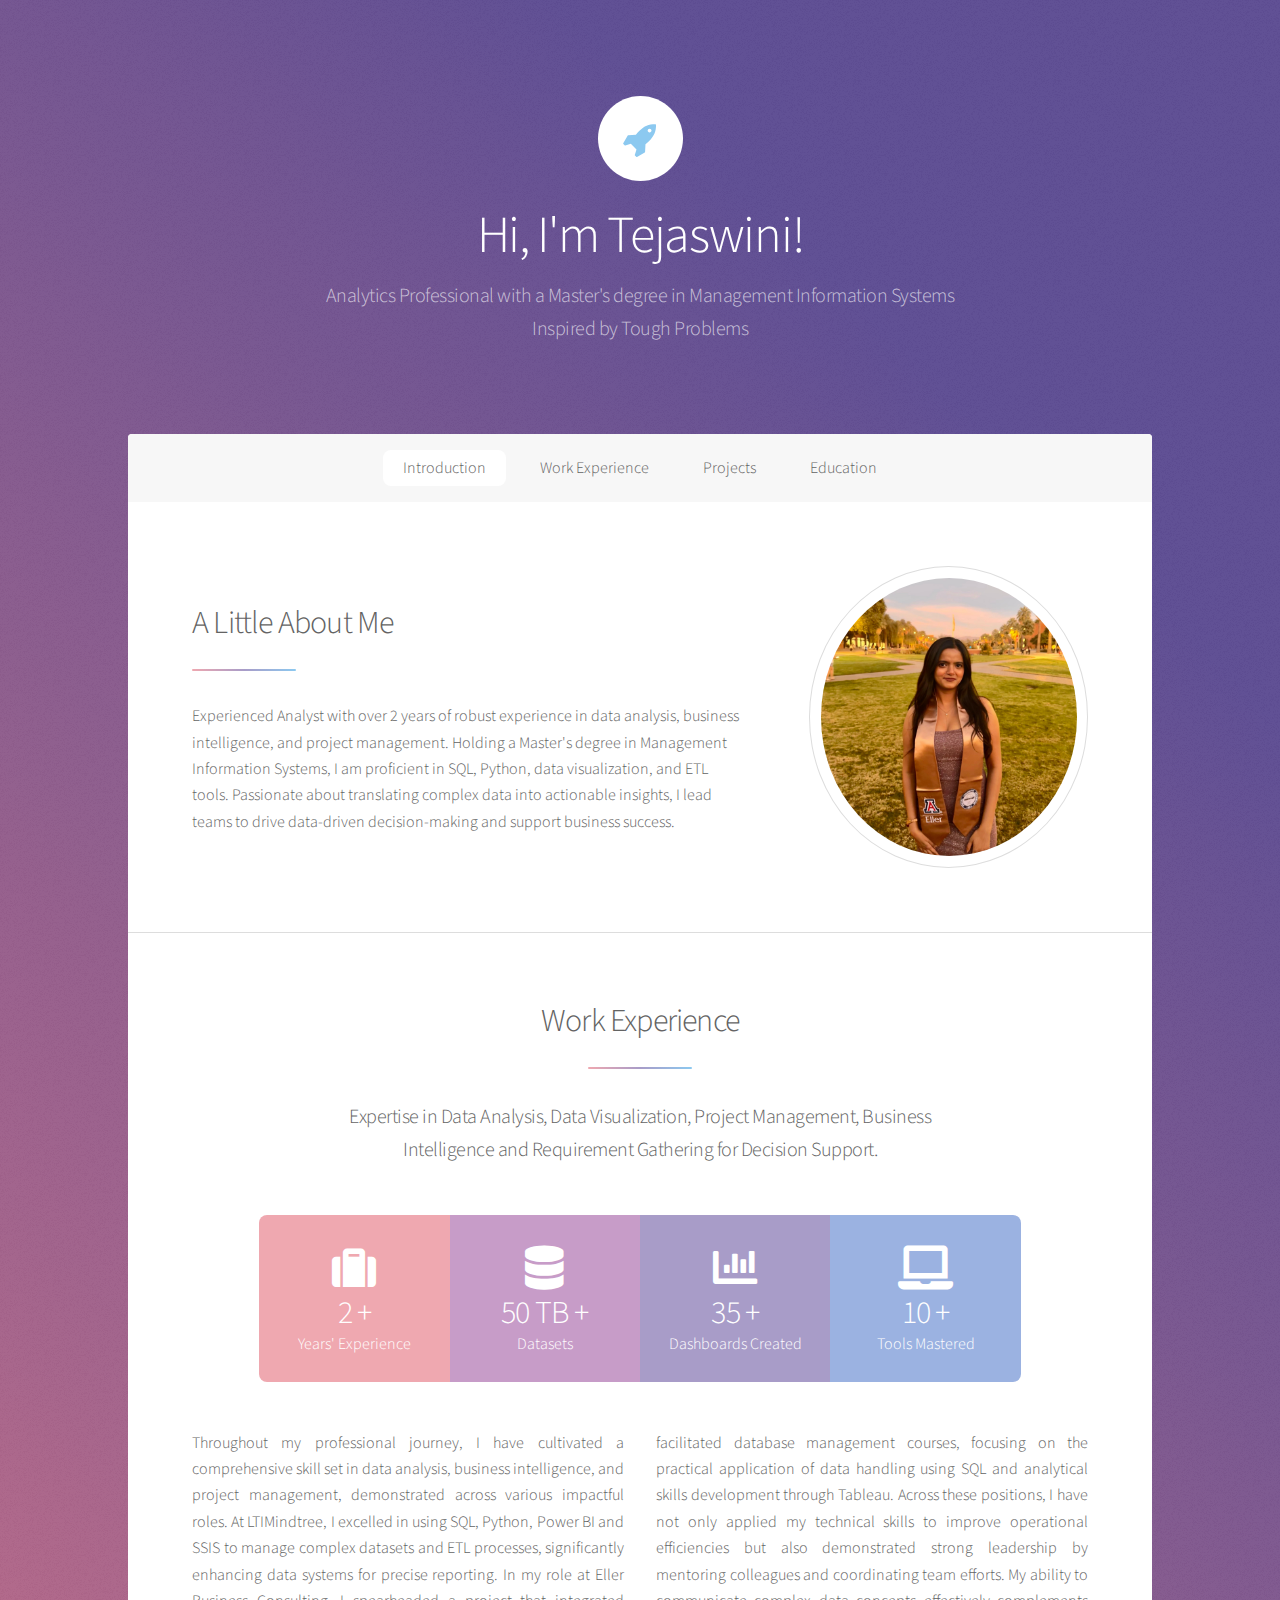
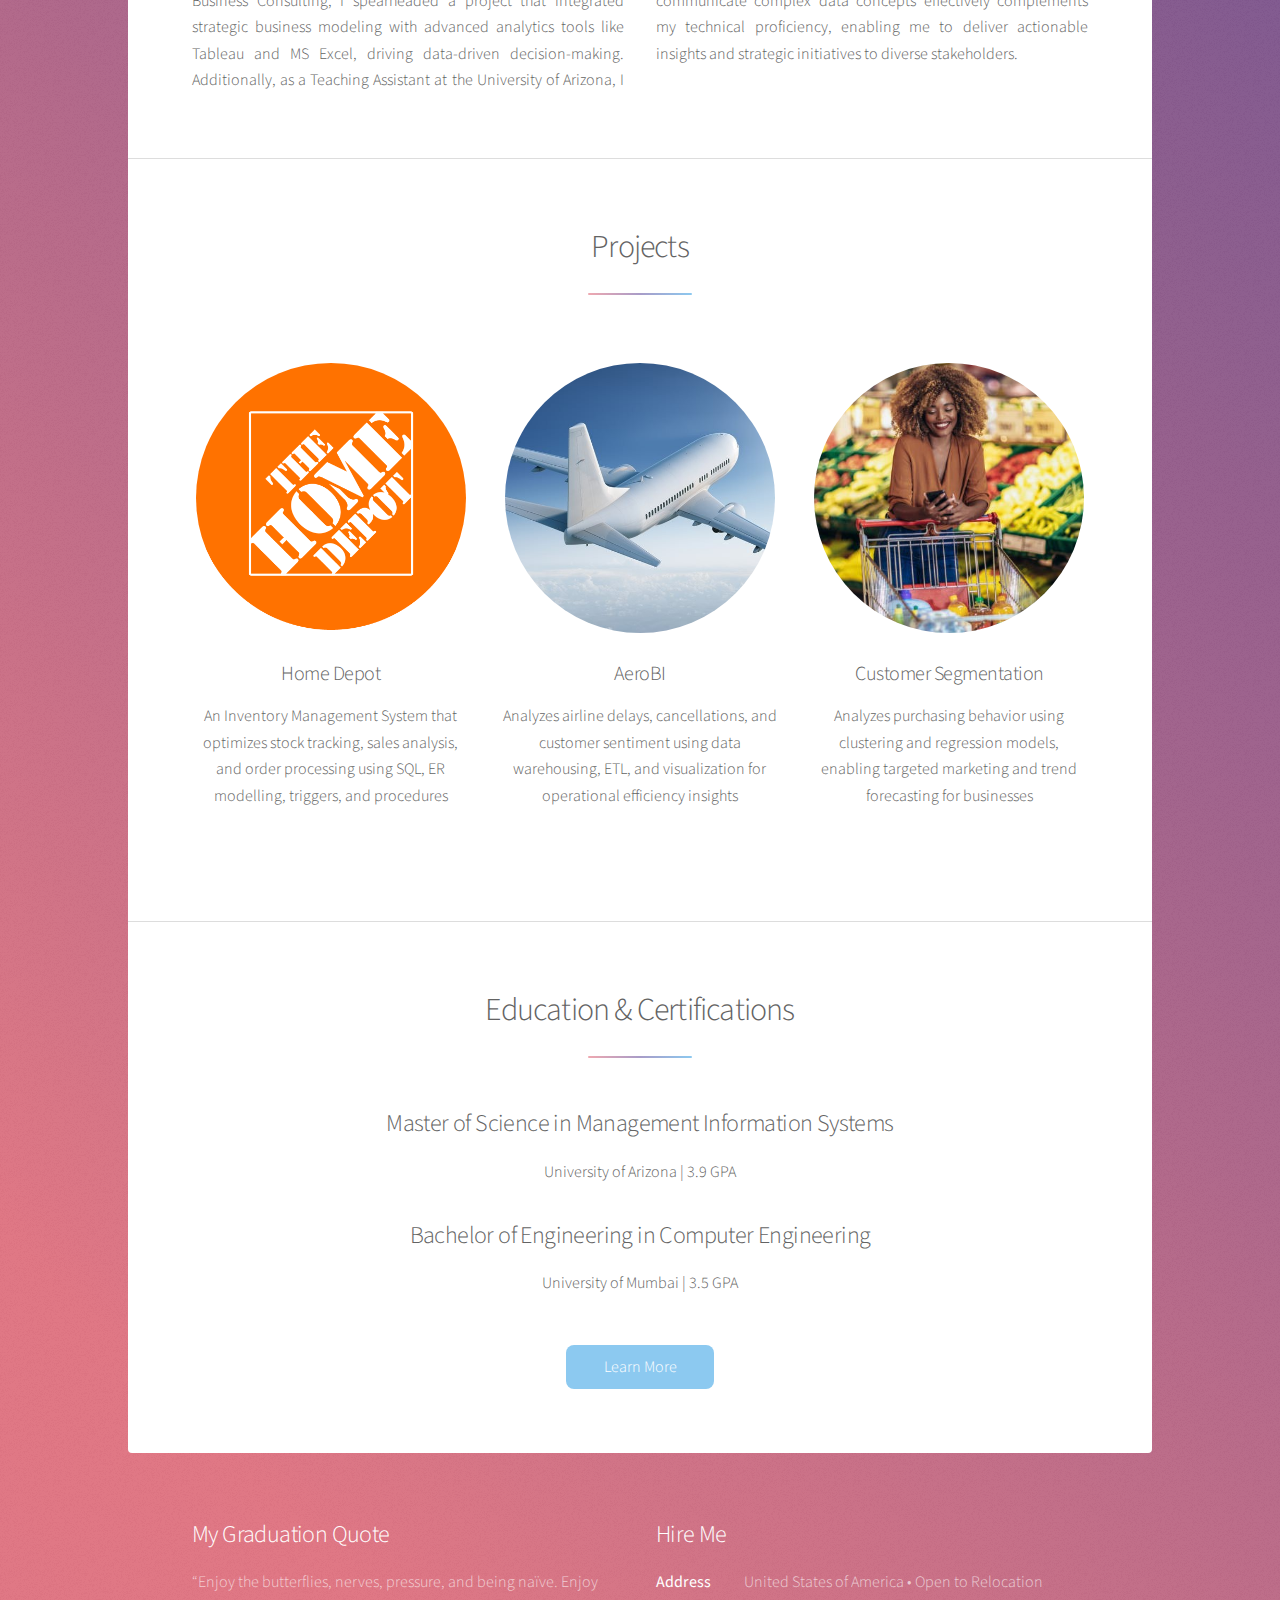
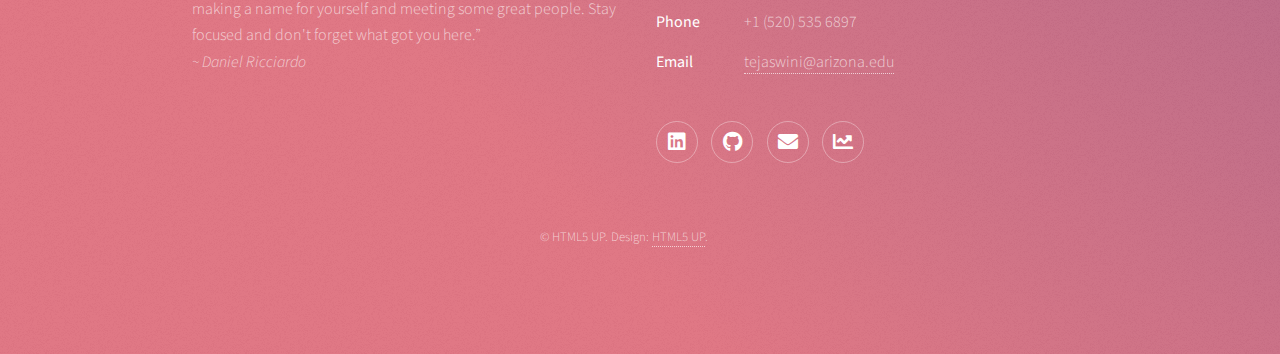
<file: index.html>
<!DOCTYPE HTML>

<html>

<head>
	<title>Tejaswini's Portfolio</title>
	<meta charset="utf-8" />
	<meta name="viewport" content="width=device-width, initial-scale=1, user-scalable=no" />
	<link rel="stylesheet" href="assets/css/main.css" />
	<noscript>
		<link rel="stylesheet" href="assets/css/noscript.css" />
	</noscript>
</head>

<body class="is-preload">

	<!-- Wrapper -->
	<div id="wrapper">

		<!-- Header -->
		<header id="header" class="alt">
			<span class="logo"><img src="images/logo.svg" alt="" /></span>
			<h1>Hi, I'm Tejaswini!</h1>
			<p>Analytics Professional with a Master's degree in Management Information Systems<br/>Inspired by Tough Problems</p>
		</header>

		<!-- Nav -->
		<nav id="nav">
			<ul>
				<li><a href="#intro" class="active">Introduction</a></li>
				<li><a href="#first">Work Experience</a></li>
				<li><a href="#second">Projects</a></li>
				<li><a href="#cta">Education</a></li>
			</ul>
		</nav>

		<!-- Main -->
		<div id="main">

			<!-- Introduction -->
			<section id="intro" class="main">
				<div class="spotlight">
					<div class="content">
						<header class="major">
							<h2>A Little About Me</h2>
						</header>
						<p>Experienced Analyst with over 2 years of robust experience in data analysis, business
							intelligence, and project management. Holding a Master's degree in Management Information
							Systems, I am proficient in SQL, Python, data visualization, and ETL tools. Passionate about
							translating complex data into actionable insights, I lead teams to drive data-driven
							decision-making and support business success.</p>
					</div>
					<span class="image"><img src="images/farewell.jpg" alt="" /></span>
				</div>
			</section>

			<!-- Work Experience -->
			<section id="first" class="main special">
				<header class="major">
					<h2>Work Experience</h2>
					<p>Expertise in Data Analysis, Data Visualization, Project Management, Business 
						<br/> Intelligence and Requirement Gathering for Decision Support.</p>
				</header>
				
				<ul class="statistics">
					<li class="style1">
						<span class="icon solid fa-suitcase"></span>
						<strong>2 + </strong> Years' Experience
					</li>
					<li class="style2">
						<span class="icon solid fa-database"></span>
						<strong>50 TB +</strong> Datasets
					</li>
					<li class="style3">
						<span class="icon solid fa-chart-bar"></span>
						<strong>35 + </strong> Dashboards Created
					</li>
					<li class="style4">
						<span class="icon solid fa-laptop"></span>
						<strong>10 +</strong> Tools Mastered
				</ul>

				<p class="content">Throughout my professional journey, I have cultivated a comprehensive skill set in
					data analysis, business intelligence, and project management, demonstrated across various impactful
					roles. At LTIMindtree, I excelled in using SQL, Python, Power BI and SSIS to manage complex datasets
					and ETL processes, significantly enhancing data systems for precise reporting. In my role at Eller
					Business Consulting, I spearheaded a project that integrated strategic business modeling with
					advanced analytics tools like Tableau and MS Excel, driving data-driven decision-making.
					Additionally, as a Teaching Assistant at the University of Arizona, I facilitated database
					management courses, focusing on the practical application of data handling using SQL and analytical
					skills development through Tableau. Across these positions, I have not only applied my technical
					skills to improve operational efficiencies but also demonstrated strong leadership by mentoring
					colleagues and coordinating team efforts. My ability to communicate complex data concepts
					effectively complements my technical proficiency, enabling me to deliver actionable insights and
					strategic initiatives to diverse stakeholders.</p>
			</section>


			<!-- Projects -->
			<section id="second" class="main special">
				<header class="major">
					<h2>Projects</h2>
				</header>
				<ul class="features">

					<li>
						<div class="project-outer">
							<div class="project-inner">
								<a href="https://github.com/tejaswini-1999/Home-Depot" target="_blank">
								<span class="image"><img src="images/homedepot.png" alt="" width="500px"
										height=auto /></span></a>
							</div> <br>
							<h3>Home Depot</h3>
							<p>An Inventory Management System that optimizes stock tracking, sales analysis, and order processing using SQL, ER modelling, triggers, and procedures</p>
						</div>
					</li>

					<li>
						<div class="project-outer">
							<div class="project-inner">
								<a href="https://github.com/tejaswini-1999/AeroBI" target="_blank">
								<span class="image"><img src="images/airplane.jpg" alt="" width="485px"
									height=auto  /></span></a>
							</div> <br>
							<h3>AeroBI</h3>
							<p>Analyzes airline delays, cancellations, and customer sentiment using data warehousing, ETL, and visualization for operational efficiency insights</p>
						</div>
					</li>

					<li>
						<div class="project-outer">
							<div class="project-inner">
								<a href="https://github.com/tejaswini-1999/Customer-Segmentation" target="_blank">
								<span class="image"><img src="images/market.jpg" alt="" width="400px"
										height=auto /></span></a>
							</div> <br>
							<h3>Customer Segmentation</h3>
							<p>Analyzes purchasing behavior using clustering and regression models, enabling targeted marketing and trend forecasting for businesses</p>
						</div>
					</li>
<!--
					<li>
						<div class="project-outer">
							<div class="project-inner">
								<a href="education.html" target="_blank">
								<span class="image"><img src="images/students.png" alt="" width="420px"
									height=auto /></span></a>
							</div> <br>
							<h3>Amed sed feugiat</h3>
							<p>Sed lorem amet ipsum dolor et amet nullam consequat a feugiat consequat tempus veroeros
								sed consequat.</p>
						</div>
					</li>

					<li>
						<div class="project-outer">
							<div class="project-inner">
								<a href="education.html" target="_blank">
								<span class="image"><img src="images/classroom.jpg" alt="" width="425px"
									height=auto /></span></a>
							</div> <br>
							<h3>Amed sed feugiat</h3>
							<p>Sed lorem amet ipsum dolor et amet nullam consequat a feugiat consequat tempus veroeros
								sed consequat.</p>
						</div>
					</li>-->

				</ul>

			</section>


			<!-- Get Started -->
			<section id="cta" class="main special">
				<header class="major">
					<h2>Education & Certifications</h2>
				</header>
				<p>
					<h2>Master of Science in Management Information Systems</h2>
						University of Arizona  |  3.9 GPA
				</p>

				<p>
					<h2>Bachelor of Engineering in Computer Engineering</h2>
						University of Mumbai  | 3.5 GPA
				</p>
				<footer class="major">
					<ul class="actions special">
						<li><a href="education.html" class="button primary" target="_blank">Learn More</a></li>
					</ul>
				</footer>
			</section>

		</div>

		<!-- Footer -->
		<footer id="footer">
			<section>

				<h2>My Graduation Quote</h2>
				<p>“Enjoy the butterflies, nerves, pressure, and being naïve. Enjoy making a name for yourself and
					meeting some great people. Stay focused and don't forget what got you here.”</br>
					<i> ~ Daniel Ricciardo</i>
				</p>
			</section>
			<section>
				<h2>Hire Me</h2>
				<dl class="alt">
					<dt>Address</dt>
					<dd>United States of America &bull;
						Open to Relocation</dd>
					<dt>Phone</dt>
					<dd>+1 (520) 535 6897</dd>
					<dt>Email</dt>
					<dd><a href="https://mail.google.com/mail/u/0/?fs=1&tf=cm&source=mailto&to=tejaswini@arizona.edu"
							target="_blank">tejaswini@arizona.edu</a></dd>
				</dl>
				<ul class="icons">
					<li><a href="https://www.linkedin.com/in/tejaswini-kshirsagar/" class="icon brands fa-linkedin alt"
							target="_blank"><span class="label">LinkedIn</span></a></li>
					<li><a href="https://github.com/tejaswini-1999" class="icon brands fa-github alt" target="_blank"><span
								class="label">GitHub</span></a></li>
					<li><a href="https://mail.google.com/mail/u/0/?fs=1&tf=cm&source=mailto&to=tejaswini@arizona.edu"
							class="icon solid fa-envelope alt" target="_blank"><span class="label">Gmail</span></a></li>
					<li><a href="https://public.tableau.com/app/profile/tejaswini.kshirsagar/vizzes"
							class="icon solid fa-chart-line alt" target="_blank"><span class="label">Tableau</span></a>
					</li>

				</ul>
			</section>
			<p class="copyright">&copy; HTML5 UP. Design: <a href="https://html5up.net">HTML5 UP</a>.</p>
		</footer>

	</div>

	<!-- Scripts -->
	<script src="assets/js/jquery.min.js"></script>
	<script src="assets/js/jquery.scrollex.min.js"></script>
	<script src="assets/js/jquery.scrolly.min.js"></script>
	<script src="assets/js/browser.min.js"></script>
	<script src="assets/js/breakpoints.min.js"></script>
	<script src="assets/js/util.js"></script>
	<script src="assets/js/main.js"></script>

</body>

</html>
</file>
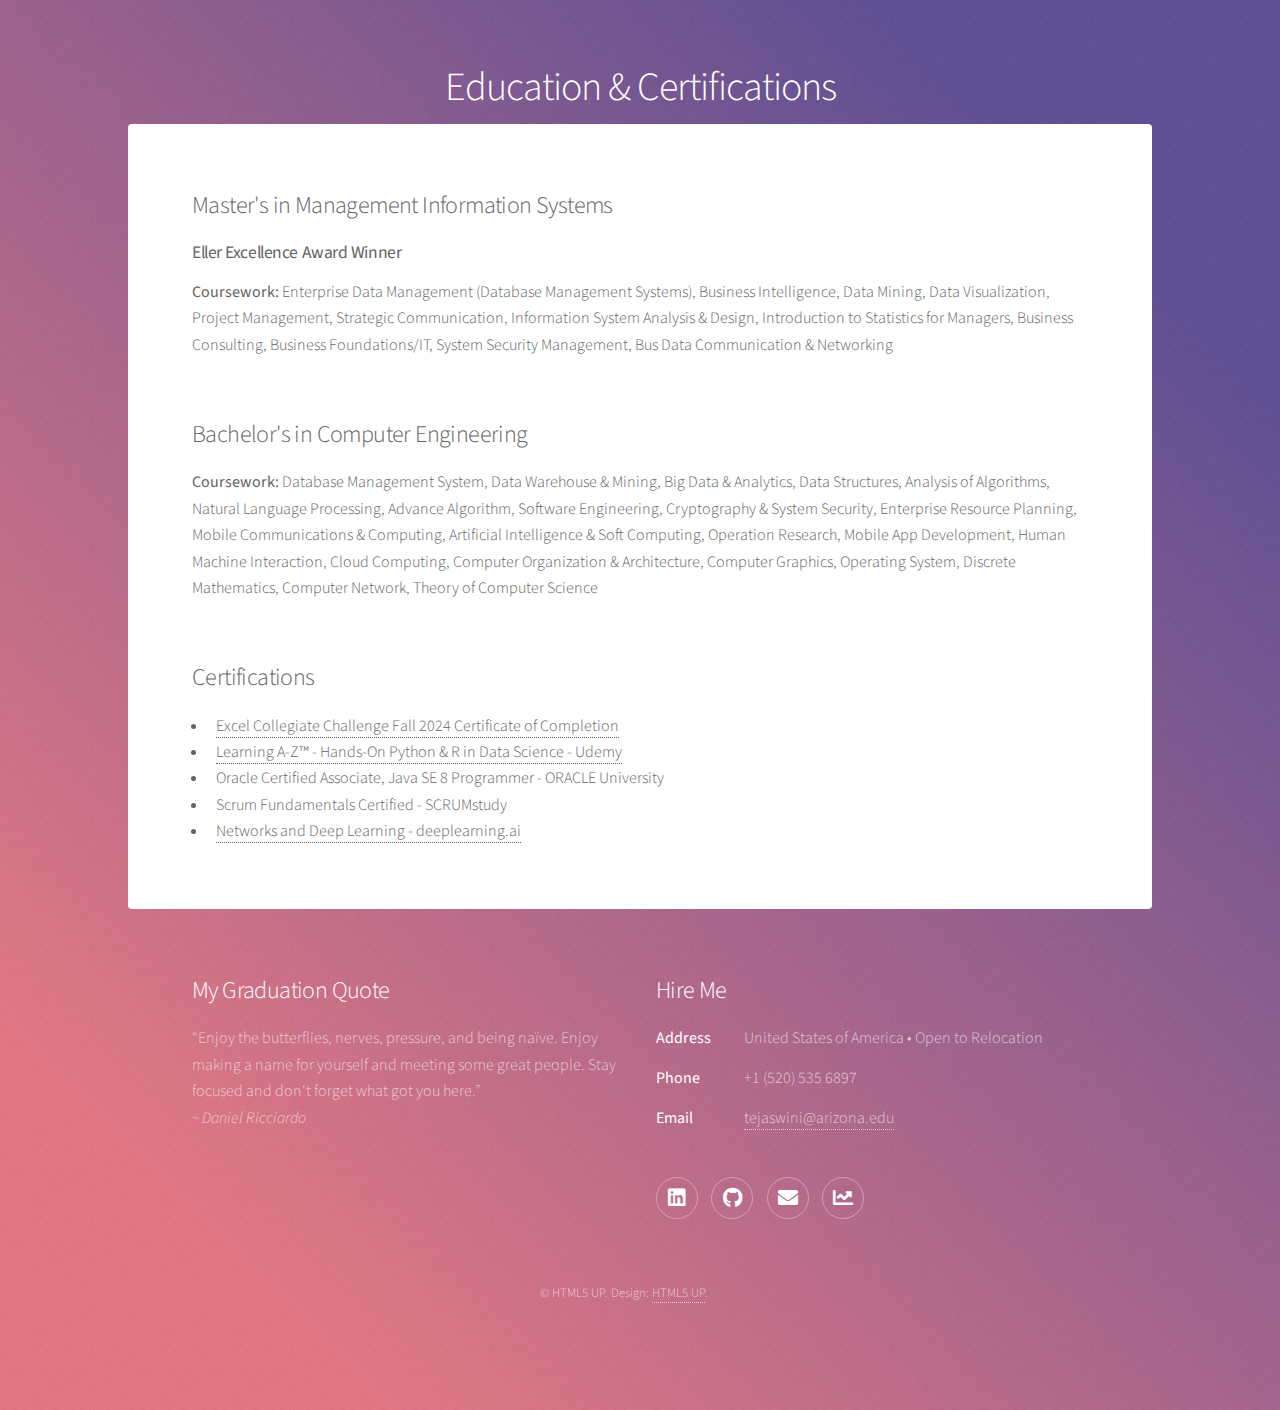
<file: education.html>
<!DOCTYPE HTML>

<html>

<head>
    <title>Education & Certifications</title>
    <meta charset="utf-8" />
    <meta name="viewport" content="width=device-width, initial-scale=1, user-scalable=no" />
    <link rel="stylesheet" href="assets/css/main.css" />
    <noscript>
        <link rel="stylesheet" href="assets/css/noscript.css" />
    </noscript>
</head>

<body class="is-preload">

    <!-- Wrapper -->
    <div id="wrapper">

        <!-- Header -->
        <header id="header">
            <h1>Education & Certifications</h1>
        </header>

        <!-- Main -->
        <div id="main">

            <!-- Content -->
            <section id="content" class="main">
                <h2>Master's in Management Information Systems</h2>
                <h4><strong>Eller Excellence Award Winner</strong></h4>
                <p><strong>Coursework:</strong> Enterprise Data Management (Database Management Systems), Business
                    Intelligence, Data
                    Mining, Data Visualization, Project Management, Strategic Communication, Information System Analysis
                    & Design, Introduction to Statistics for Managers, Business Consulting, Business Foundations/IT,
                    System Security Management, Bus Data Communication & Networking</p></br>

                <h2>Bachelor's in Computer Engineering</h2>
                <p><strong>Coursework:</strong> Database Management System, Data Warehouse & Mining, Big Data &
                    Analytics, Data Structures, Analysis
                    of Algorithms, Natural Language Processing, Advance Algorithm, Software Engineering, Cryptography &
                    System Security, Enterprise Resource Planning, Mobile Communications & Computing, Artificial
                    Intelligence & Soft Computing, Operation Research, Mobile App Development, Human Machine
                    Interaction, Cloud Computing, Computer Organization & Architecture, Computer Graphics, Operating
                    System, Discrete Mathematics, Computer Network, Theory of Computer Science</p></br>

                <h2>Certifications</h2>
                <ul>
                    <li><a href="https://www.credential.net/e3a2c947-c35d-491c-bb71-0ef9eb227933#acc.7HGQOAFw"
                            target="_blank">Excel Collegiate Challenge Fall 2024 Certificate of Completion</a></li>
                    <li><a href="http://ude.my/UC-64e08733-a209-4666-935b-0920613c5e7b" target="_blank">Learning
                            A-Z&trade; - Hands-On Python & R in Data Science - Udemy</a></li>
                    <li>Oracle Certified Associate, Java SE 8 Programmer - ORACLE University</li>
                    <li>Scrum Fundamentals Certified - SCRUMstudy</li>
                    <li><a href="https://www.coursera.org/account/accomplishments/verify/G5UY2ZKM4QWL"
                            target="_blank">Networks and Deep Learning - deeplearning.ai</a></li>

                </ul>
            </section>

        </div>

        <!-- Footer -->
        <footer id="footer">
            <section>

                <h2>My Graduation Quote</h2>
                <p>“Enjoy the butterflies, nerves, pressure, and being naïve. Enjoy making a name for yourself and
                    meeting some great people. Stay focused and don't forget what got you here.”</br>
                    <i> ~ Daniel Ricciardo</i>
                </p>
            </section>
            <section>
                <h2>Hire Me</h2>
                <dl class="alt">
                    <dt>Address</dt>
                    <dd>United States of America &bull;
                        Open to Relocation</dd>
                    <dt>Phone</dt>
                    <dd>+1 (520) 535 6897</dd>
                    <dt>Email</dt>
                    <dd><a href="https://mail.google.com/mail/u/0/?fs=1&tf=cm&source=mailto&to=tejaswini@arizona.edu"
                            target="_blank">tejaswini@arizona.edu</a></dd>
                </dl>
                <ul class="icons">
                    <li><a href="https://www.linkedin.com/in/tejaswini-kshirsagar/" class="icon brands fa-linkedin alt"
                            target="_blank"><span class="label">LinkedIn</span></a></li>
                    <li><a href="#" class="icon brands fa-github alt" target="_blank"><span
                                class="label">GitHub</span></a></li>
                    <li><a href="https://mail.google.com/mail/u/0/?fs=1&tf=cm&source=mailto&to=tejaswini@arizona.edu"
                            class="icon solid fa-envelope alt" target="_blank"><span class="label">Gmail</span></a></li>
                    <li><a href="https://public.tableau.com/app/profile/tejaswini.kshirsagar/vizzes"
                            class="icon solid fa-chart-line alt" target="_blank"><span class="label">Tableau</span></a>
                    </li>

                </ul>
            </section>
            <p class="copyright">&copy; HTML5 UP. Design: <a href="https://html5up.net">HTML5 UP</a>.</p>
        </footer>

    </div>

    <!-- Scripts -->
    <script src="assets/js/jquery.min.js"></script>
    <script src="assets/js/jquery.scrollex.min.js"></script>
    <script src="assets/js/jquery.scrolly.min.js"></script>
    <script src="assets/js/browser.min.js"></script>
    <script src="assets/js/breakpoints.min.js"></script>
    <script src="assets/js/util.js"></script>
    <script src="assets/js/main.js"></script>

</body>

</html>
</file>
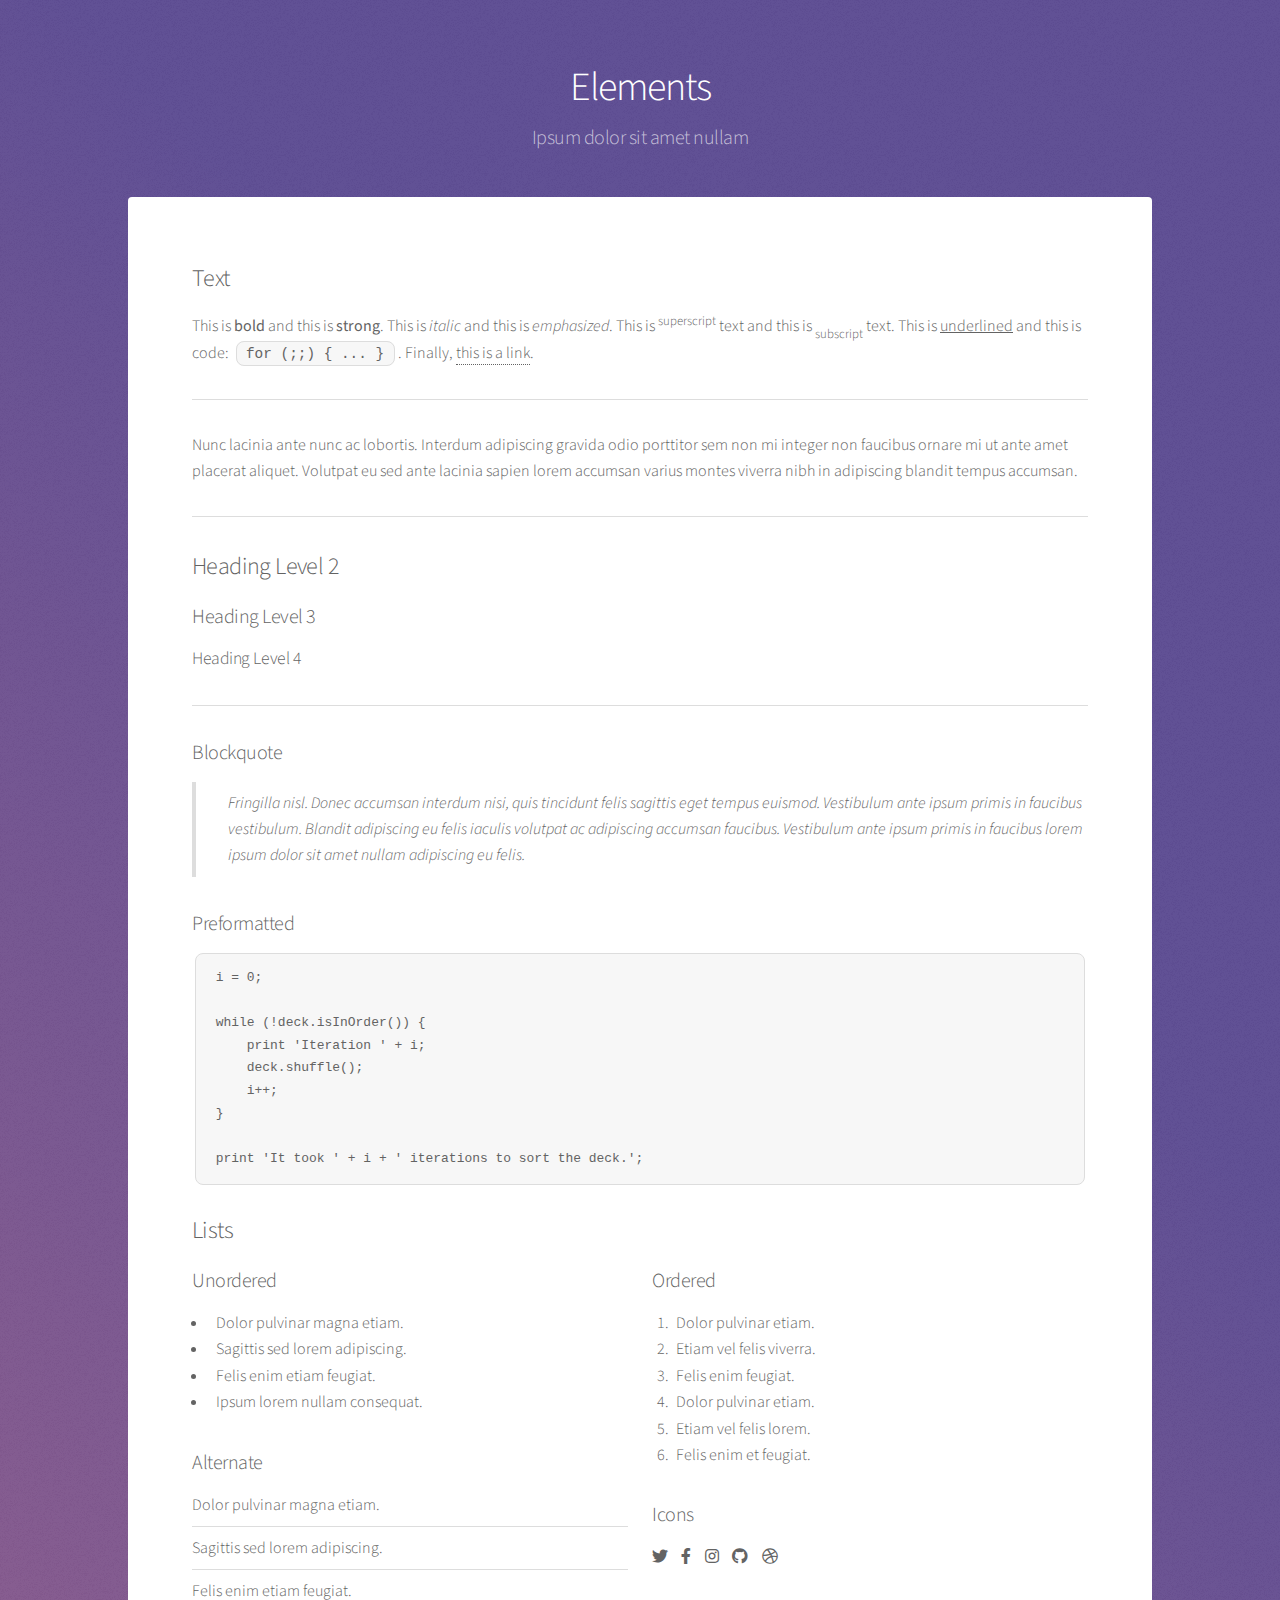
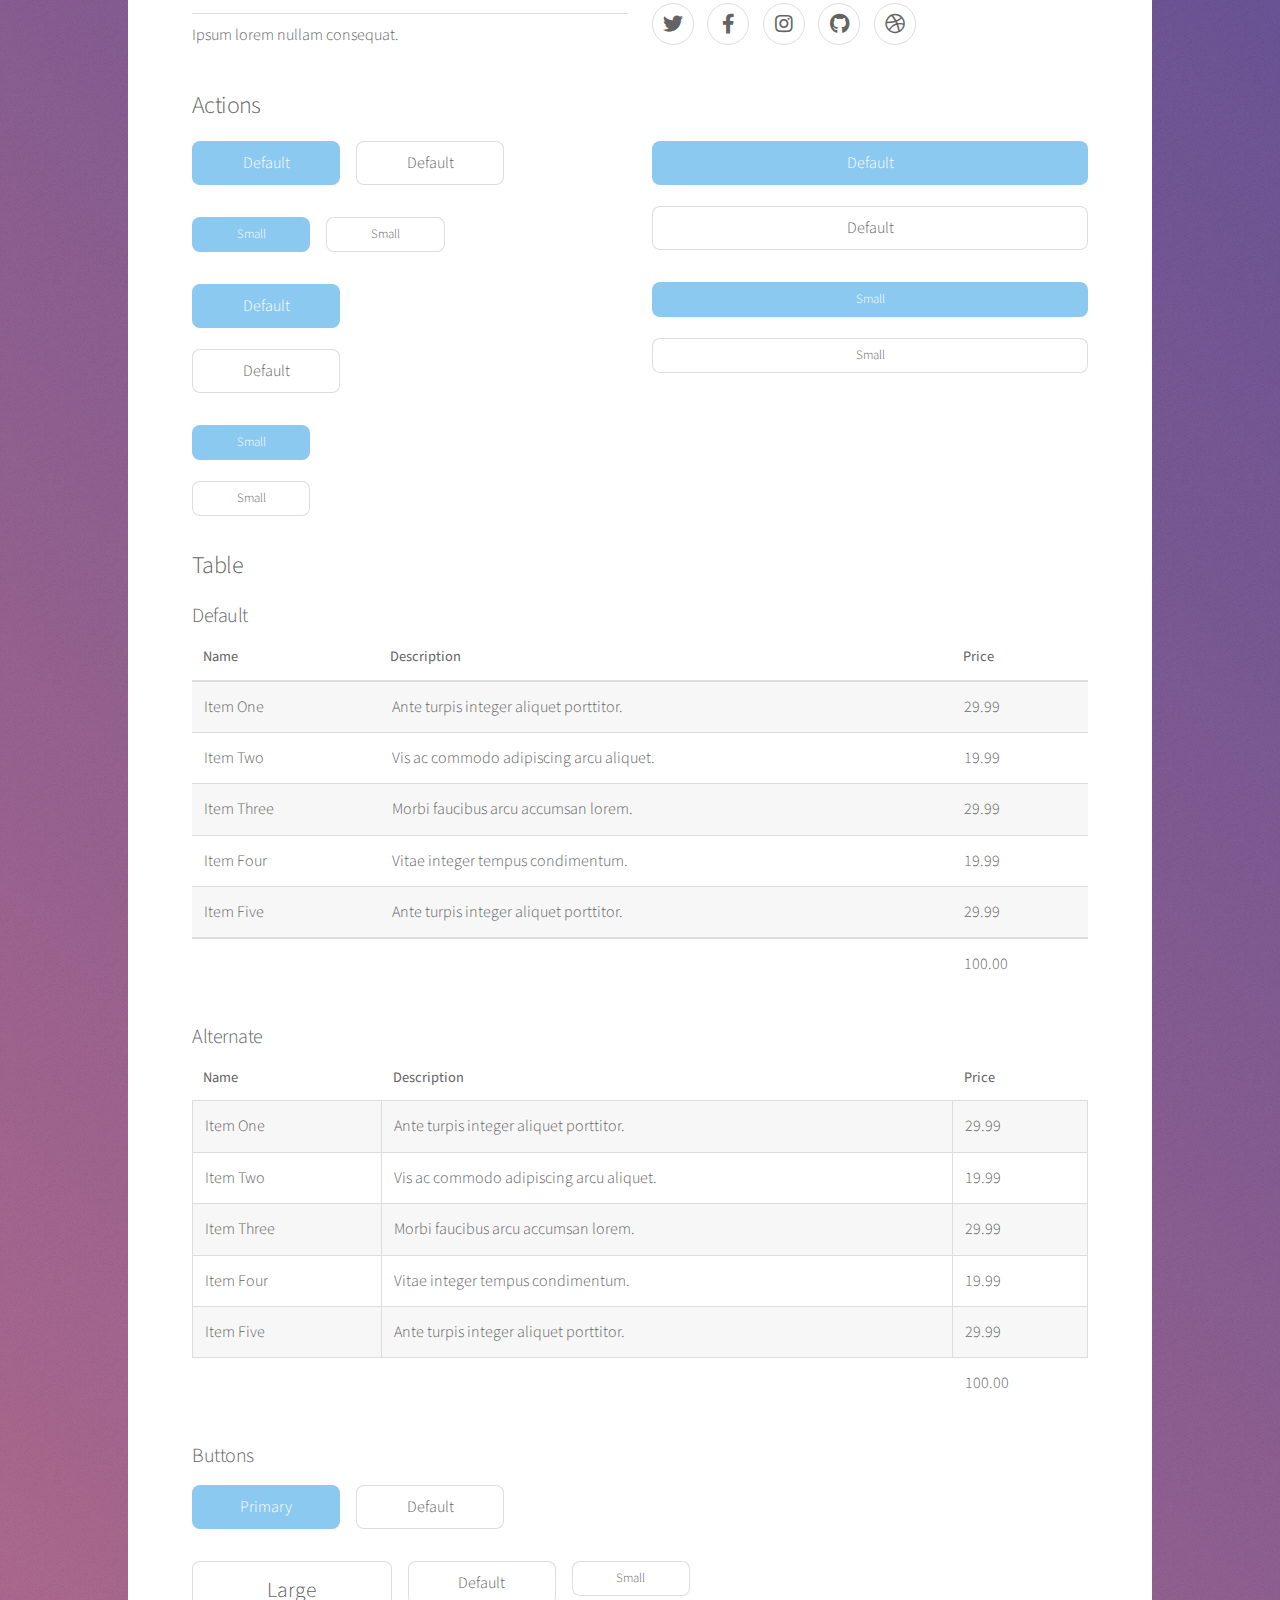
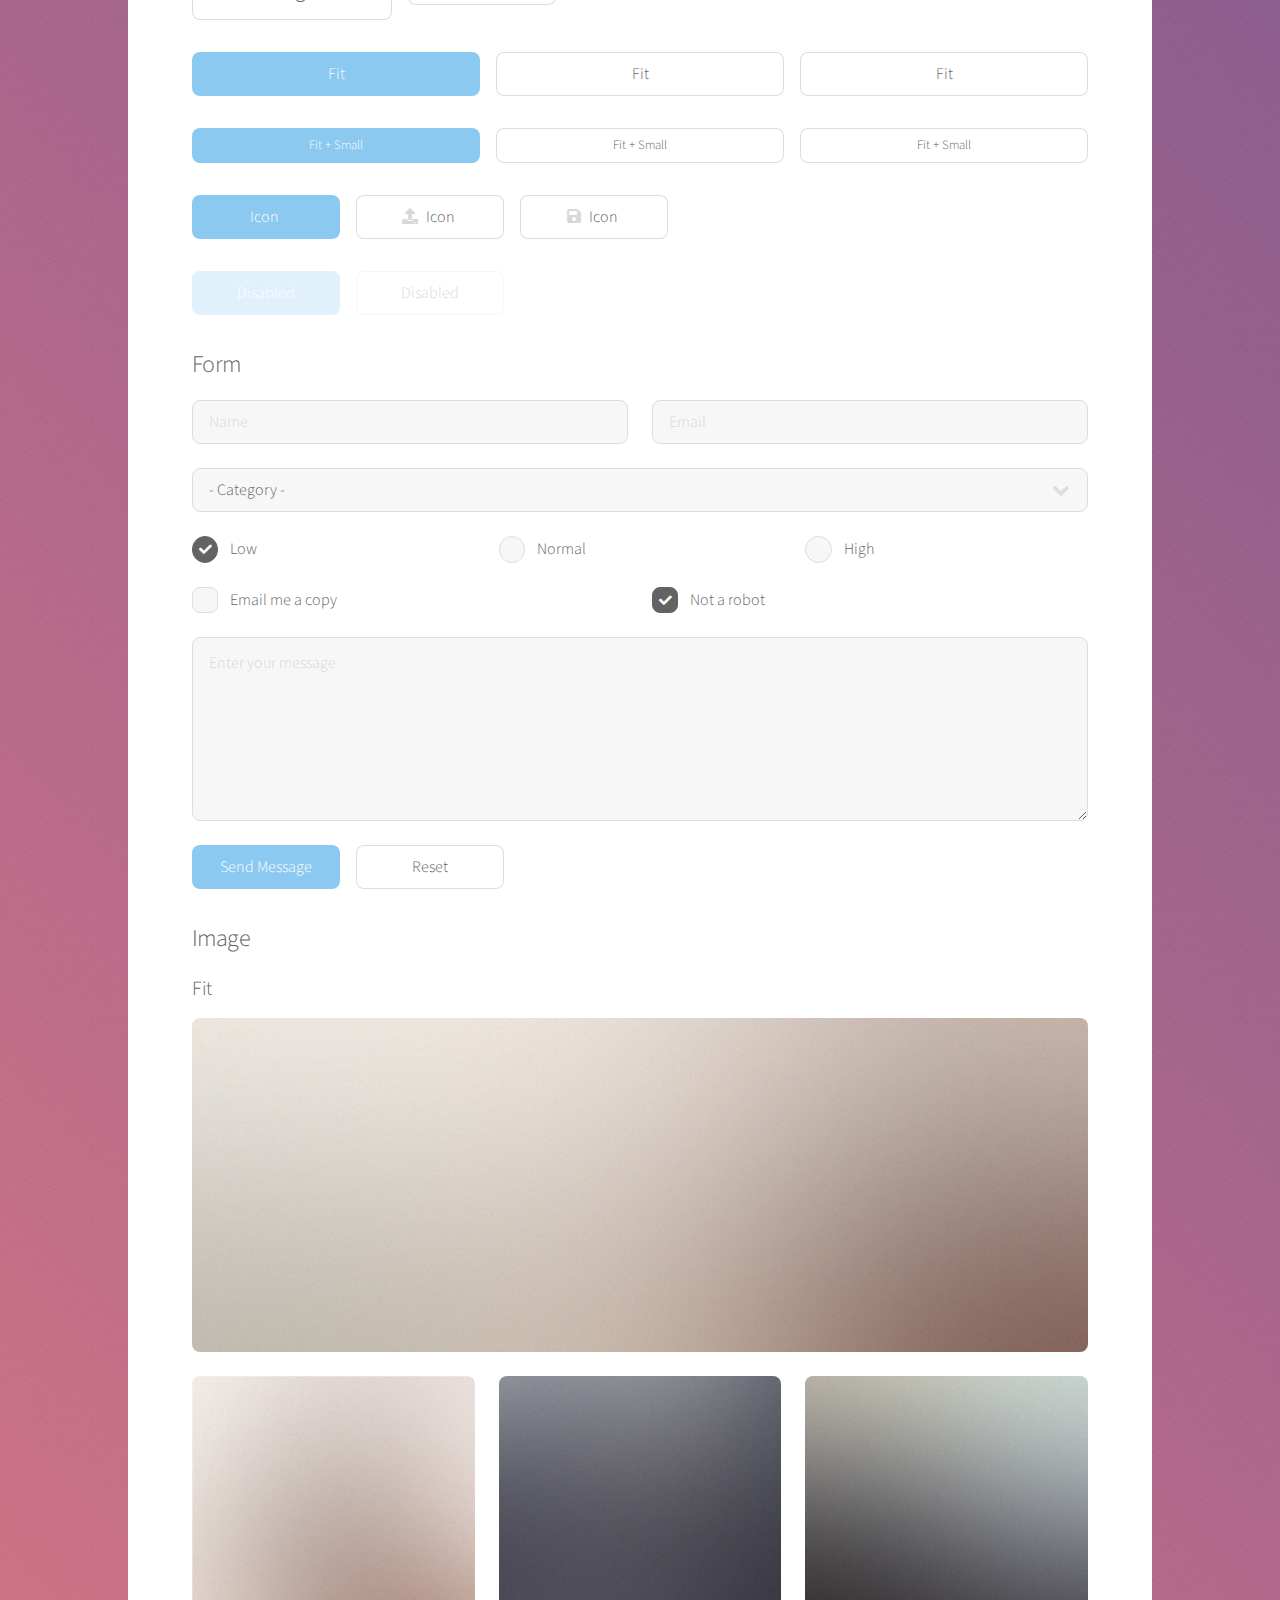
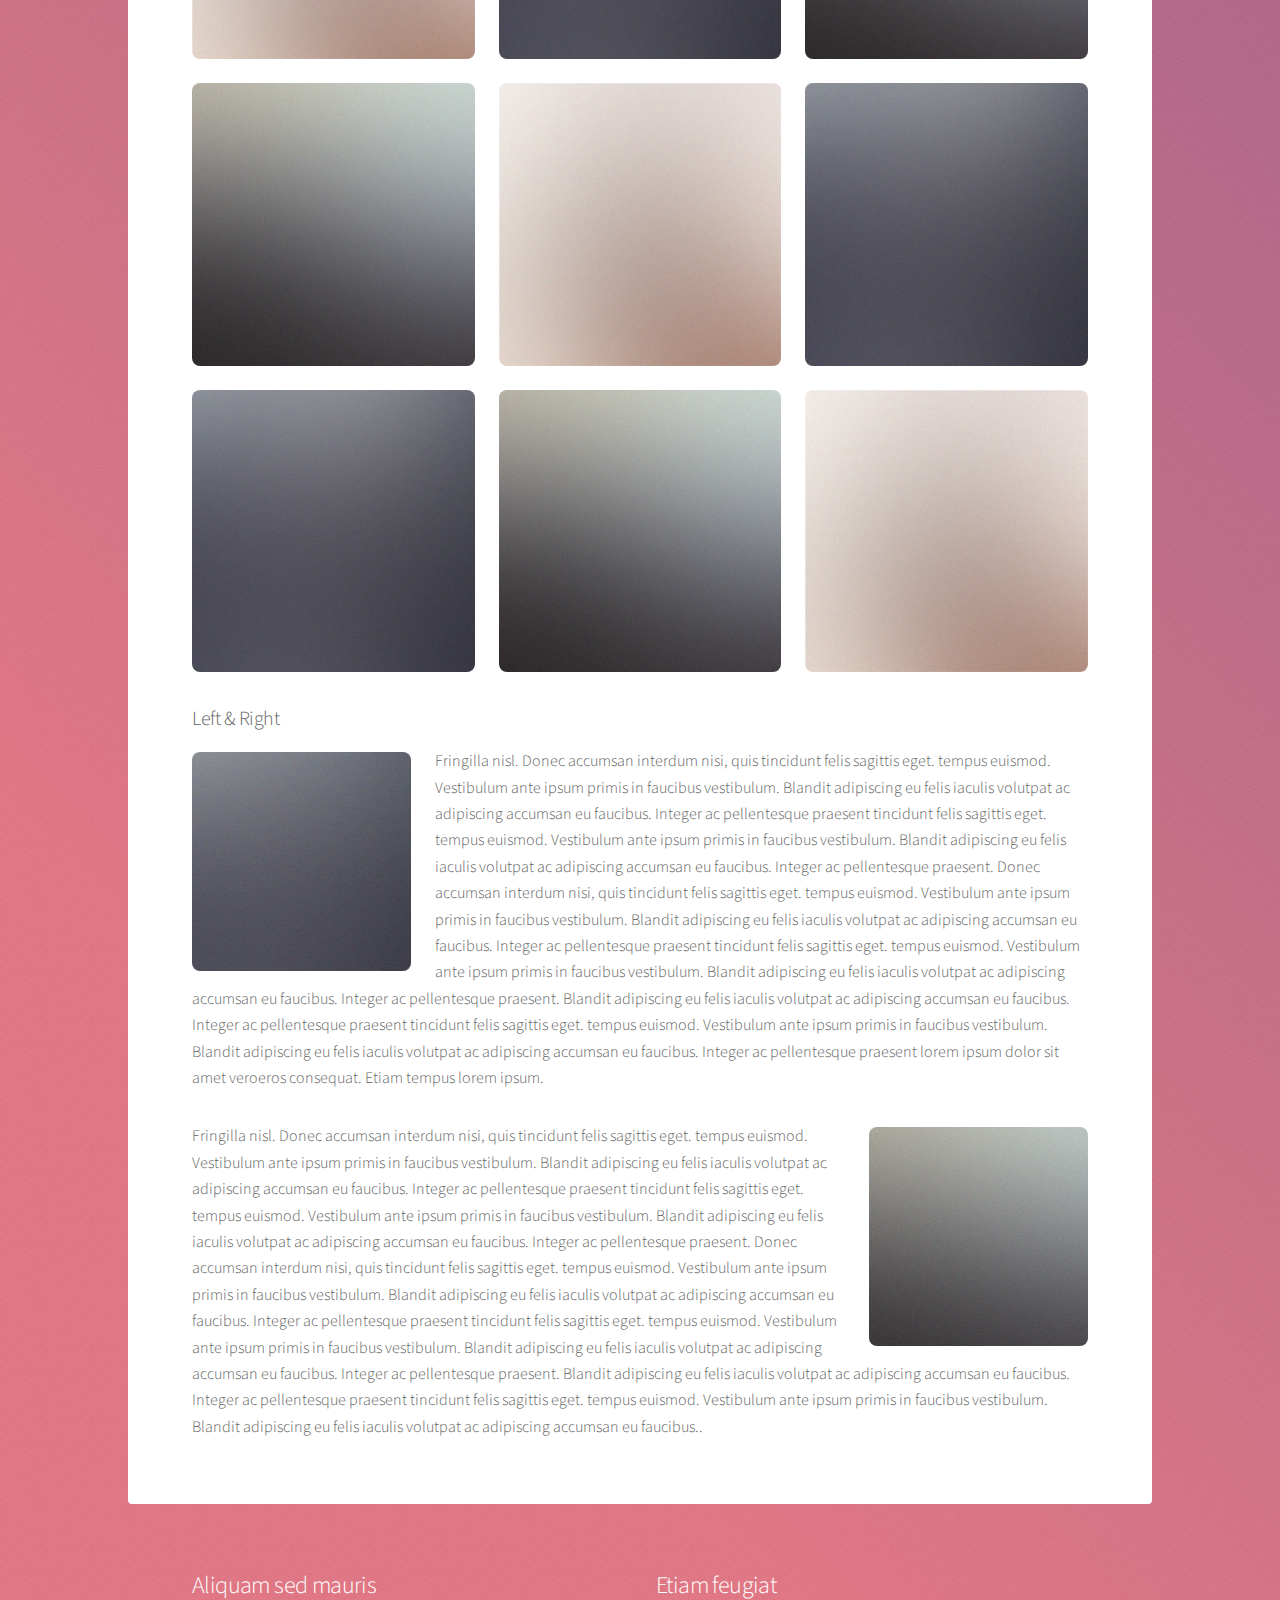
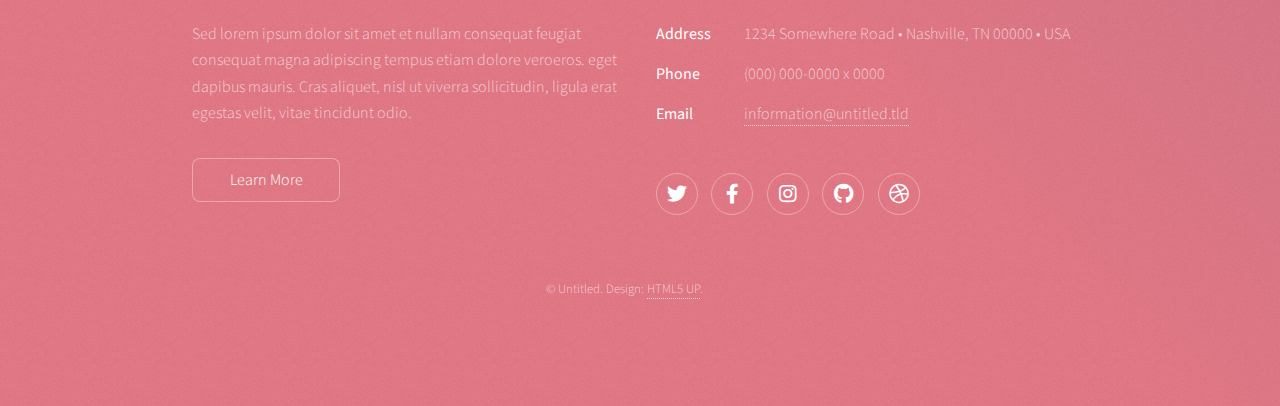
<file: elements.html>
<!DOCTYPE HTML>
<!--
	Stellar by HTML5 UP
	html5up.net | @ajlkn
	Free for personal and commercial use under the CCA 3.0 license (html5up.net/license)
-->
<html>
	<head>
		<title>Elements - Stellar by HTML5 UP</title>
		<meta charset="utf-8" />
		<meta name="viewport" content="width=device-width, initial-scale=1, user-scalable=no" />
		<link rel="stylesheet" href="assets/css/main.css" />
		<noscript><link rel="stylesheet" href="assets/css/noscript.css" /></noscript>
	</head>
	<body class="is-preload">

		<!-- Wrapper -->
			<div id="wrapper">

				<!-- Header -->
					<header id="header">
						<h1>Elements</h1>
						<p>Ipsum dolor sit amet nullam</p>
					</header>

				<!-- Main -->
					<div id="main">

						<!-- Content -->
							<section id="content" class="main">

								<!-- Text -->
									<section>
										<h2>Text</h2>
										<p>This is <b>bold</b> and this is <strong>strong</strong>. This is <i>italic</i> and this is <em>emphasized</em>.
										This is <sup>superscript</sup> text and this is <sub>subscript</sub> text.
										This is <u>underlined</u> and this is code: <code>for (;;) { ... }</code>. Finally, <a href="#">this is a link</a>.</p>
										<hr />
										<p>Nunc lacinia ante nunc ac lobortis. Interdum adipiscing gravida odio porttitor sem non mi integer non faucibus ornare mi ut ante amet placerat aliquet. Volutpat eu sed ante lacinia sapien lorem accumsan varius montes viverra nibh in adipiscing blandit tempus accumsan.</p>
										<hr />
										<h2>Heading Level 2</h2>
										<h3>Heading Level 3</h3>
										<h4>Heading Level 4</h4>
										<hr />
										<h3>Blockquote</h3>
										<blockquote>Fringilla nisl. Donec accumsan interdum nisi, quis tincidunt felis sagittis eget tempus euismod. Vestibulum ante ipsum primis in faucibus vestibulum. Blandit adipiscing eu felis iaculis volutpat ac adipiscing accumsan faucibus. Vestibulum ante ipsum primis in faucibus lorem ipsum dolor sit amet nullam adipiscing eu felis.</blockquote>
										<h3>Preformatted</h3>
										<pre><code>i = 0;

while (!deck.isInOrder()) {
    print 'Iteration ' + i;
    deck.shuffle();
    i++;
}

print 'It took ' + i + ' iterations to sort the deck.';</code></pre>
									</section>

								<!-- Lists -->
									<section>
										<h2>Lists</h2>
										<div class="row">
											<div class="col-6 col-12-medium">
												<h3>Unordered</h3>
												<ul>
													<li>Dolor pulvinar magna etiam.</li>
													<li>Sagittis sed lorem adipiscing.</li>
													<li>Felis enim etiam feugiat.</li>
													<li>Ipsum lorem nullam consequat.</li>
												</ul>
												<h3>Alternate</h3>
												<ul class="alt">
													<li>Dolor pulvinar magna etiam.</li>
													<li>Sagittis sed lorem adipiscing.</li>
													<li>Felis enim etiam feugiat.</li>
													<li>Ipsum lorem nullam consequat.</li>
												</ul>
											</div>
											<div class="col-6 col-12-medium">
												<h3>Ordered</h3>
												<ol>
													<li>Dolor pulvinar etiam.</li>
													<li>Etiam vel felis viverra.</li>
													<li>Felis enim feugiat.</li>
													<li>Dolor pulvinar etiam.</li>
													<li>Etiam vel felis lorem.</li>
													<li>Felis enim et feugiat.</li>
												</ol>
												<h3>Icons</h3>
												<ul class="icons">
													<li><a href="#" class="icon brands fa-twitter"><span class="label">Twitter</span></a></li>
													<li><a href="#" class="icon brands fa-facebook-f"><span class="label">Facebook</span></a></li>
													<li><a href="#" class="icon brands fa-instagram"><span class="label">Instagram</span></a></li>
													<li><a href="#" class="icon brands fa-github"><span class="label">GitHub</span></a></li>
													<li><a href="#" class="icon brands fa-dribbble"><span class="label">Dribbble</span></a></li>
												</ul>
												<ul class="icons">
													<li><a href="#" class="icon brands alt fa-twitter"><span class="label">Twitter</span></a></li>
													<li><a href="#" class="icon brands alt fa-facebook-f"><span class="label">Facebook</span></a></li>
													<li><a href="#" class="icon brands alt fa-instagram"><span class="label">Instagram</span></a></li>
													<li><a href="#" class="icon brands alt fa-github"><span class="label">GitHub</span></a></li>
													<li><a href="#" class="icon brands alt fa-dribbble"><span class="label">Dribbble</span></a></li>
												</ul>
											</div>
										</div>
										<h2>Actions</h2>
										<div class="row">
											<div class="col-6 col-12-medium">
												<ul class="actions">
													<li><a href="#" class="button primary">Default</a></li>
													<li><a href="#" class="button">Default</a></li>
												</ul>
												<ul class="actions small">
													<li><a href="#" class="button primary small">Small</a></li>
													<li><a href="#" class="button small">Small</a></li>
												</ul>
												<ul class="actions stacked">
													<li><a href="#" class="button primary">Default</a></li>
													<li><a href="#" class="button">Default</a></li>
												</ul>
												<ul class="actions stacked">
													<li><a href="#" class="button primary small">Small</a></li>
													<li><a href="#" class="button small">Small</a></li>
												</ul>
											</div>
											<div class="col-6 col-12-medium">
												<ul class="actions stacked">
													<li><a href="#" class="button primary fit">Default</a></li>
													<li><a href="#" class="button fit">Default</a></li>
												</ul>
												<ul class="actions stacked">
													<li><a href="#" class="button primary small fit">Small</a></li>
													<li><a href="#" class="button small fit">Small</a></li>
												</ul>
											</div>
										</div>
									</section>

								<!-- Table -->
									<section>
										<h2>Table</h2>
										<h3>Default</h3>
										<div class="table-wrapper">
											<table>
												<thead>
													<tr>
														<th>Name</th>
														<th>Description</th>
														<th>Price</th>
													</tr>
												</thead>
												<tbody>
													<tr>
														<td>Item One</td>
														<td>Ante turpis integer aliquet porttitor.</td>
														<td>29.99</td>
													</tr>
													<tr>
														<td>Item Two</td>
														<td>Vis ac commodo adipiscing arcu aliquet.</td>
														<td>19.99</td>
													</tr>
													<tr>
														<td>Item Three</td>
														<td> Morbi faucibus arcu accumsan lorem.</td>
														<td>29.99</td>
													</tr>
													<tr>
														<td>Item Four</td>
														<td>Vitae integer tempus condimentum.</td>
														<td>19.99</td>
													</tr>
													<tr>
														<td>Item Five</td>
														<td>Ante turpis integer aliquet porttitor.</td>
														<td>29.99</td>
													</tr>
												</tbody>
												<tfoot>
													<tr>
														<td colspan="2"></td>
														<td>100.00</td>
													</tr>
												</tfoot>
											</table>
										</div>

										<h3>Alternate</h3>
										<div class="table-wrapper">
											<table class="alt">
												<thead>
													<tr>
														<th>Name</th>
														<th>Description</th>
														<th>Price</th>
													</tr>
												</thead>
												<tbody>
													<tr>
														<td>Item One</td>
														<td>Ante turpis integer aliquet porttitor.</td>
														<td>29.99</td>
													</tr>
													<tr>
														<td>Item Two</td>
														<td>Vis ac commodo adipiscing arcu aliquet.</td>
														<td>19.99</td>
													</tr>
													<tr>
														<td>Item Three</td>
														<td> Morbi faucibus arcu accumsan lorem.</td>
														<td>29.99</td>
													</tr>
													<tr>
														<td>Item Four</td>
														<td>Vitae integer tempus condimentum.</td>
														<td>19.99</td>
													</tr>
													<tr>
														<td>Item Five</td>
														<td>Ante turpis integer aliquet porttitor.</td>
														<td>29.99</td>
													</tr>
												</tbody>
												<tfoot>
													<tr>
														<td colspan="2"></td>
														<td>100.00</td>
													</tr>
												</tfoot>
											</table>
										</div>
									</section>

								<!-- Buttons -->
									<section>
										<h3>Buttons</h3>
										<ul class="actions">
											<li><a href="#" class="button primary">Primary</a></li>
											<li><a href="#" class="button">Default</a></li>
										</ul>
										<ul class="actions">
											<li><a href="#" class="button large">Large</a></li>
											<li><a href="#" class="button">Default</a></li>
											<li><a href="#" class="button small">Small</a></li>
										</ul>
										<ul class="actions fit">
											<li><a href="#" class="button primary fit">Fit</a></li>
											<li><a href="#" class="button fit">Fit</a></li>
											<li><a href="#" class="button fit">Fit</a></li>
										</ul>
										<ul class="actions fit small">
											<li><a href="#" class="button primary fit small">Fit + Small</a></li>
											<li><a href="#" class="button fit small">Fit + Small</a></li>
											<li><a href="#" class="button fit small">Fit + Small</a></li>
										</ul>
										<ul class="actions">
											<li><a href="#" class="button primary icon solidfa-download">Icon</a></li>
											<li><a href="#" class="button icon solid fa-upload">Icon</a></li>
											<li><a href="#" class="button icon solid fa-save">Icon</a></li>
										</ul>
										<ul class="actions">
											<li><span class="button primary disabled">Disabled</span></li>
											<li><span class="button disabled">Disabled</span></li>
										</ul>
									</section>

								<!-- Form -->
									<section>
										<h2>Form</h2>
										<form method="post" action="#">
											<div class="row gtr-uniform">
												<div class="col-6 col-12-xsmall">
													<input type="text" name="demo-name" id="demo-name" value="" placeholder="Name" />
												</div>
												<div class="col-6 col-12-xsmall">
													<input type="email" name="demo-email" id="demo-email" value="" placeholder="Email" />
												</div>
												<div class="col-12">
													<select name="demo-category" id="demo-category">
														<option value="">- Category -</option>
														<option value="1">Manufacturing</option>
														<option value="1">Shipping</option>
														<option value="1">Administration</option>
														<option value="1">Human Resources</option>
													</select>
												</div>
												<div class="col-4 col-12-small">
													<input type="radio" id="demo-priority-low" name="demo-priority" checked>
													<label for="demo-priority-low">Low</label>
												</div>
												<div class="col-4 col-12-small">
													<input type="radio" id="demo-priority-normal" name="demo-priority">
													<label for="demo-priority-normal">Normal</label>
												</div>
												<div class="col-4 col-12-small">
													<input type="radio" id="demo-priority-high" name="demo-priority">
													<label for="demo-priority-high">High</label>
												</div>
												<div class="col-6 col-12-small">
													<input type="checkbox" id="demo-copy" name="demo-copy">
													<label for="demo-copy">Email me a copy</label>
												</div>
												<div class="col-6 col-12-small">
													<input type="checkbox" id="demo-human" name="demo-human" checked>
													<label for="demo-human">Not a robot</label>
												</div>
												<div class="col-12">
													<textarea name="demo-message" id="demo-message" placeholder="Enter your message" rows="6"></textarea>
												</div>
												<div class="col-12">
													<ul class="actions">
														<li><input type="submit" value="Send Message" class="primary" /></li>
														<li><input type="reset" value="Reset" /></li>
													</ul>
												</div>
											</div>
										</form>
									</section>

								<!-- Image -->
									<section>
										<h2>Image</h2>
										<h3>Fit</h3>
										<div class="box alt">
											<div class="row gtr-uniform">
												<div class="col-12"><span class="image fit"><img src="images/pic04.jpg" alt="" /></span></div>
												<div class="col-4"><span class="image fit"><img src="images/pic01.jpg" alt="" /></span></div>
												<div class="col-4"><span class="image fit"><img src="images/pic02.jpg" alt="" /></span></div>
												<div class="col-4"><span class="image fit"><img src="images/pic03.jpg" alt="" /></span></div>
												<div class="col-4"><span class="image fit"><img src="images/pic03.jpg" alt="" /></span></div>
												<div class="col-4"><span class="image fit"><img src="images/pic01.jpg" alt="" /></span></div>
												<div class="col-4"><span class="image fit"><img src="images/pic02.jpg" alt="" /></span></div>
												<div class="col-4"><span class="image fit"><img src="images/pic02.jpg" alt="" /></span></div>
												<div class="col-4"><span class="image fit"><img src="images/pic03.jpg" alt="" /></span></div>
												<div class="col-4"><span class="image fit"><img src="images/pic01.jpg" alt="" /></span></div>
											</div>
										</div>
										<h3>Left &amp; Right</h3>
										<p><span class="image left"><img src="images/pic05.jpg" alt="" /></span>Fringilla nisl. Donec accumsan interdum nisi, quis tincidunt felis sagittis eget. tempus euismod. Vestibulum ante ipsum primis in faucibus vestibulum. Blandit adipiscing eu felis iaculis volutpat ac adipiscing accumsan eu faucibus. Integer ac pellentesque praesent tincidunt felis sagittis eget. tempus euismod. Vestibulum ante ipsum primis in faucibus vestibulum. Blandit adipiscing eu felis iaculis volutpat ac adipiscing accumsan eu faucibus. Integer ac pellentesque praesent. Donec accumsan interdum nisi, quis tincidunt felis sagittis eget. tempus euismod. Vestibulum ante ipsum primis in faucibus vestibulum. Blandit adipiscing eu felis iaculis volutpat ac adipiscing accumsan eu faucibus. Integer ac pellentesque praesent tincidunt felis sagittis eget. tempus euismod. Vestibulum ante ipsum primis in faucibus vestibulum. Blandit adipiscing eu felis iaculis volutpat ac adipiscing accumsan eu faucibus. Integer ac pellentesque praesent. Blandit adipiscing eu felis iaculis volutpat ac adipiscing accumsan eu faucibus. Integer ac pellentesque praesent tincidunt felis sagittis eget. tempus euismod. Vestibulum ante ipsum primis in faucibus vestibulum. Blandit adipiscing eu felis iaculis volutpat ac adipiscing accumsan eu faucibus. Integer ac pellentesque praesent lorem ipsum dolor sit amet veroeros consequat. Etiam tempus lorem ipsum.</p>
										<p><span class="image right"><img src="images/pic06.jpg" alt="" /></span>Fringilla nisl. Donec accumsan interdum nisi, quis tincidunt felis sagittis eget. tempus euismod. Vestibulum ante ipsum primis in faucibus vestibulum. Blandit adipiscing eu felis iaculis volutpat ac adipiscing accumsan eu faucibus. Integer ac pellentesque praesent tincidunt felis sagittis eget. tempus euismod. Vestibulum ante ipsum primis in faucibus vestibulum. Blandit adipiscing eu felis iaculis volutpat ac adipiscing accumsan eu faucibus. Integer ac pellentesque praesent. Donec accumsan interdum nisi, quis tincidunt felis sagittis eget. tempus euismod. Vestibulum ante ipsum primis in faucibus vestibulum. Blandit adipiscing eu felis iaculis volutpat ac adipiscing accumsan eu faucibus. Integer ac pellentesque praesent tincidunt felis sagittis eget. tempus euismod. Vestibulum ante ipsum primis in faucibus vestibulum. Blandit adipiscing eu felis iaculis volutpat ac adipiscing accumsan eu faucibus. Integer ac pellentesque praesent. Blandit adipiscing eu felis iaculis volutpat ac adipiscing accumsan eu faucibus. Integer ac pellentesque praesent tincidunt felis sagittis eget. tempus euismod. Vestibulum ante ipsum primis in faucibus vestibulum. Blandit adipiscing eu felis iaculis volutpat ac adipiscing accumsan eu faucibus..</p>
									</section>

							</section>

					</div>

				<!-- Footer -->
					<footer id="footer">
						<section>
							<h2>Aliquam sed mauris</h2>
							<p>Sed lorem ipsum dolor sit amet et nullam consequat feugiat consequat magna adipiscing tempus etiam dolore veroeros. eget dapibus mauris. Cras aliquet, nisl ut viverra sollicitudin, ligula erat egestas velit, vitae tincidunt odio.</p>
							<ul class="actions">
								<li><a href="#" class="button">Learn More</a></li>
							</ul>
						</section>
						<section>
							<h2>Etiam feugiat</h2>
							<dl class="alt">
								<dt>Address</dt>
								<dd>1234 Somewhere Road &bull; Nashville, TN 00000 &bull; USA</dd>
								<dt>Phone</dt>
								<dd>(000) 000-0000 x 0000</dd>
								<dt>Email</dt>
								<dd><a href="#">information@untitled.tld</a></dd>
							</dl>
							<ul class="icons">
								<li><a href="#" class="icon brands fa-twitter alt"><span class="label">Twitter</span></a></li>
								<li><a href="#" class="icon brands fa-facebook-f alt"><span class="label">Facebook</span></a></li>
								<li><a href="#" class="icon brands fa-instagram alt"><span class="label">Instagram</span></a></li>
								<li><a href="#" class="icon brands fa-github alt"><span class="label">GitHub</span></a></li>
								<li><a href="#" class="icon brands fa-dribbble alt"><span class="label">Dribbble</span></a></li>
							</ul>
						</section>
						<p class="copyright">&copy; Untitled. Design: <a href="https://html5up.net">HTML5 UP</a>.</p>
					</footer>

			</div>

		<!-- Scripts -->
			<script src="assets/js/jquery.min.js"></script>
			<script src="assets/js/jquery.scrollex.min.js"></script>
			<script src="assets/js/jquery.scrolly.min.js"></script>
			<script src="assets/js/browser.min.js"></script>
			<script src="assets/js/breakpoints.min.js"></script>
			<script src="assets/js/util.js"></script>
			<script src="assets/js/main.js"></script>

	</body>
</html>
</file>
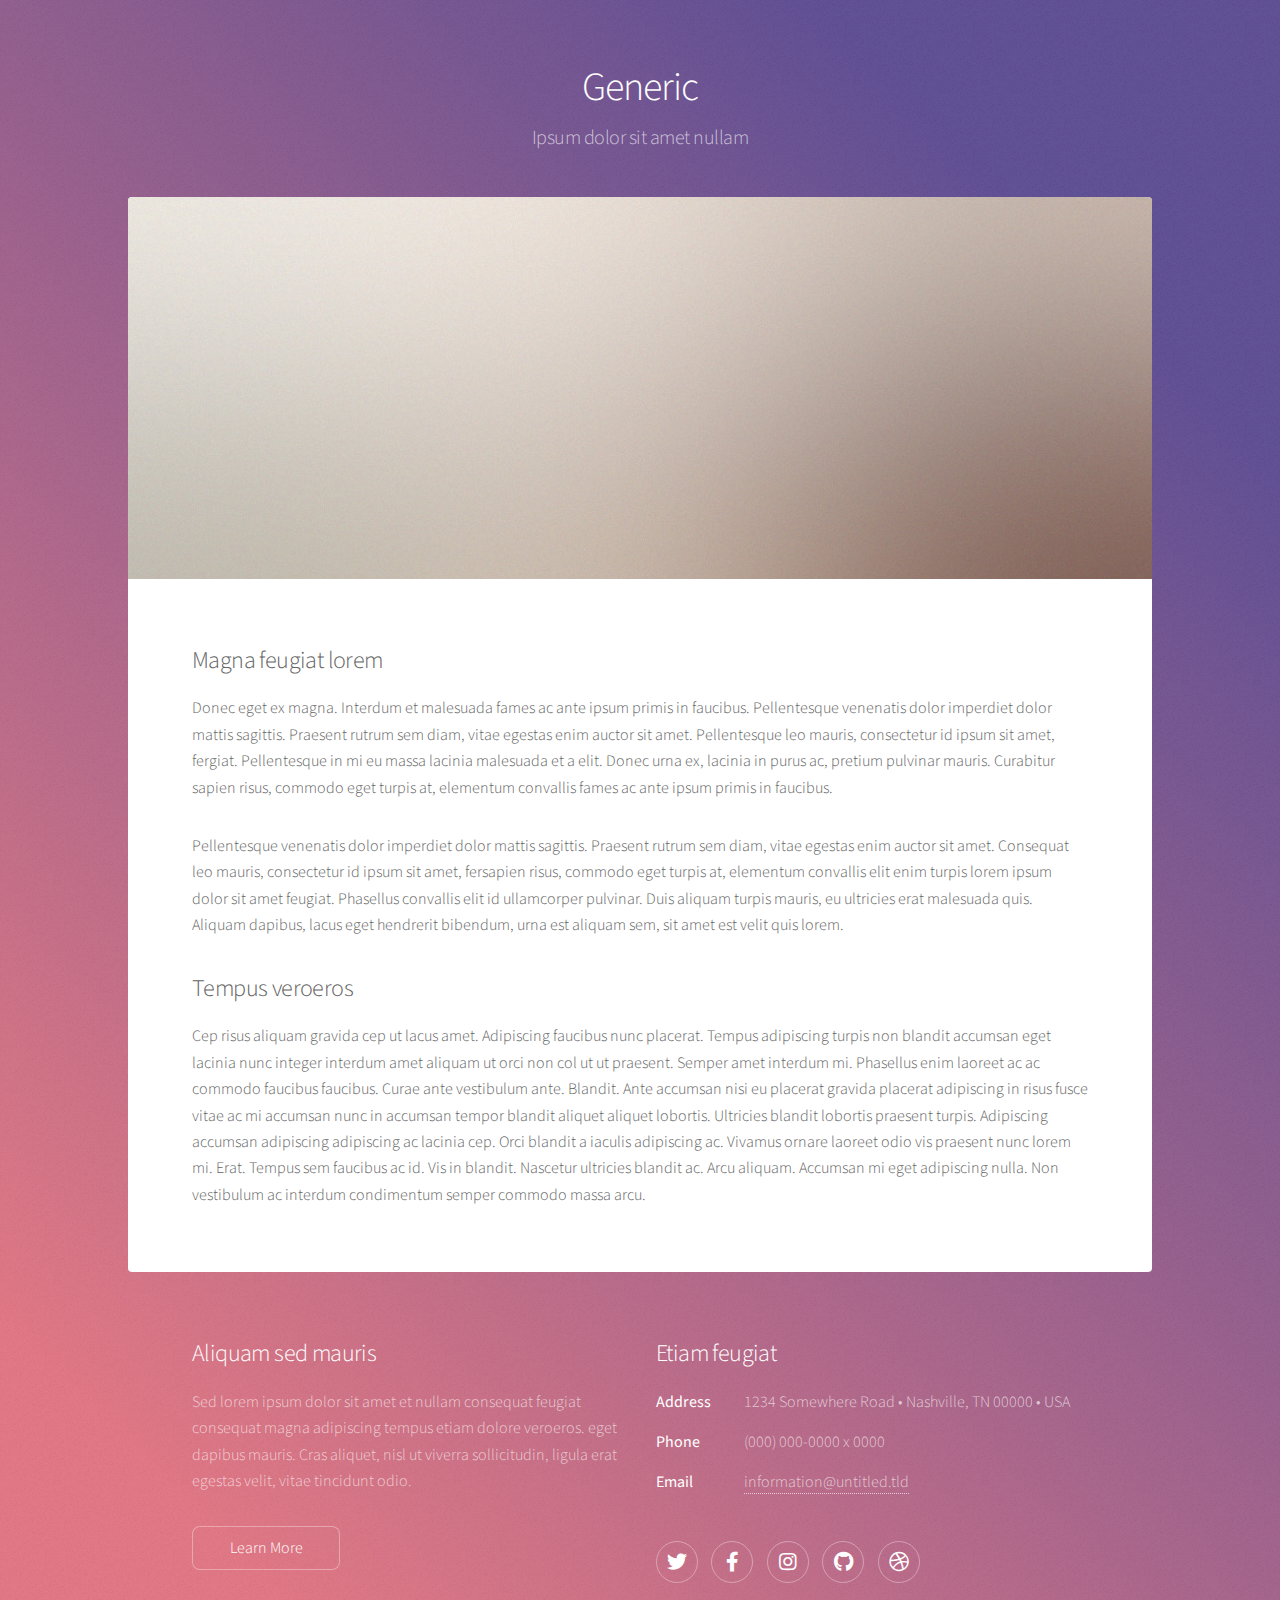
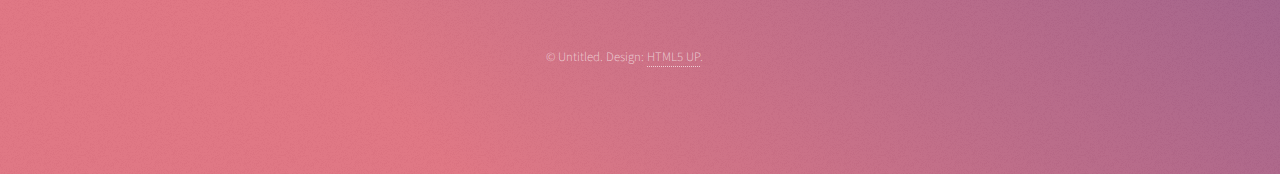
<file: generic.html>
<!DOCTYPE HTML>
<!--
	Stellar by HTML5 UP
	html5up.net | @ajlkn
	Free for personal and commercial use under the CCA 3.0 license (html5up.net/license)
-->
<html>
	<head>
		<title>Generic - Stellar by HTML5 UP</title>
		<meta charset="utf-8" />
		<meta name="viewport" content="width=device-width, initial-scale=1, user-scalable=no" />
		<link rel="stylesheet" href="assets/css/main.css" />
		<noscript><link rel="stylesheet" href="assets/css/noscript.css" /></noscript>
	</head>
	<body class="is-preload">

		<!-- Wrapper -->
			<div id="wrapper">

				<!-- Header -->
					<header id="header">
						<h1>Generic</h1>
						<p>Ipsum dolor sit amet nullam</p>
					</header>

				<!-- Main -->
					<div id="main">

						<!-- Content -->
							<section id="content" class="main">
								<span class="image main"><img src="images/pic04.jpg" alt="" /></span>
								<h2>Magna feugiat lorem</h2>
								<p>Donec eget ex magna. Interdum et malesuada fames ac ante ipsum primis in faucibus. Pellentesque venenatis dolor imperdiet dolor mattis sagittis. Praesent rutrum sem diam, vitae egestas enim auctor sit amet. Pellentesque leo mauris, consectetur id ipsum sit amet, fergiat. Pellentesque in mi eu massa lacinia malesuada et a elit. Donec urna ex, lacinia in purus ac, pretium pulvinar mauris. Curabitur sapien risus, commodo eget turpis at, elementum convallis fames ac ante ipsum primis in faucibus.</p>
								<p>Pellentesque venenatis dolor imperdiet dolor mattis sagittis. Praesent rutrum sem diam, vitae egestas enim auctor sit amet. Consequat leo mauris, consectetur id ipsum sit amet, fersapien risus, commodo eget turpis at, elementum convallis elit enim turpis lorem ipsum dolor sit amet feugiat. Phasellus convallis elit id ullamcorper pulvinar. Duis aliquam turpis mauris, eu ultricies erat malesuada quis. Aliquam dapibus, lacus eget hendrerit bibendum, urna est aliquam sem, sit amet est velit quis lorem.</p>
								<h2>Tempus veroeros</h2>
								<p>Cep risus aliquam gravida cep ut lacus amet. Adipiscing faucibus nunc placerat. Tempus adipiscing turpis non blandit accumsan eget lacinia nunc integer interdum amet aliquam ut orci non col ut ut praesent. Semper amet interdum mi. Phasellus enim laoreet ac ac commodo faucibus faucibus. Curae ante vestibulum ante. Blandit. Ante accumsan nisi eu placerat gravida placerat adipiscing in risus fusce vitae ac mi accumsan nunc in accumsan tempor blandit aliquet aliquet lobortis. Ultricies blandit lobortis praesent turpis. Adipiscing accumsan adipiscing adipiscing ac lacinia cep. Orci blandit a iaculis adipiscing ac. Vivamus ornare laoreet odio vis praesent nunc lorem mi. Erat. Tempus sem faucibus ac id. Vis in blandit. Nascetur ultricies blandit ac. Arcu aliquam. Accumsan mi eget adipiscing nulla. Non vestibulum ac interdum condimentum semper commodo massa arcu.</p>
							</section>

					</div>

				<!-- Footer -->
					<footer id="footer">
						<section>
							<h2>Aliquam sed mauris</h2>
							<p>Sed lorem ipsum dolor sit amet et nullam consequat feugiat consequat magna adipiscing tempus etiam dolore veroeros. eget dapibus mauris. Cras aliquet, nisl ut viverra sollicitudin, ligula erat egestas velit, vitae tincidunt odio.</p>
							<ul class="actions">
								<li><a href="#" class="button">Learn More</a></li>
							</ul>
						</section>
						<section>
							<h2>Etiam feugiat</h2>
							<dl class="alt">
								<dt>Address</dt>
								<dd>1234 Somewhere Road &bull; Nashville, TN 00000 &bull; USA</dd>
								<dt>Phone</dt>
								<dd>(000) 000-0000 x 0000</dd>
								<dt>Email</dt>
								<dd><a href="#">information@untitled.tld</a></dd>
							</dl>
							<ul class="icons">
								<li><a href="#" class="icon brands fa-twitter alt"><span class="label">Twitter</span></a></li>
								<li><a href="#" class="icon brands fa-facebook-f alt"><span class="label">Facebook</span></a></li>
								<li><a href="#" class="icon brands fa-instagram alt"><span class="label">Instagram</span></a></li>
								<li><a href="#" class="icon brands fa-github alt"><span class="label">GitHub</span></a></li>
								<li><a href="#" class="icon brands fa-dribbble alt"><span class="label">Dribbble</span></a></li>
							</ul>
						</section>
						<p class="copyright">&copy; Untitled. Design: <a href="https://html5up.net">HTML5 UP</a>.</p>
					</footer>

			</div>

		<!-- Scripts -->
			<script src="assets/js/jquery.min.js"></script>
			<script src="assets/js/jquery.scrollex.min.js"></script>
			<script src="assets/js/jquery.scrolly.min.js"></script>
			<script src="assets/js/browser.min.js"></script>
			<script src="assets/js/breakpoints.min.js"></script>
			<script src="assets/js/util.js"></script>
			<script src="assets/js/main.js"></script>

	</body>
</html>
</file>
<file: assets/css/noscript.css>
/*
	Stellar by HTML5 UP
	html5up.net | @ajlkn
	Free for personal and commercial use under the CCA 3.0 license (html5up.net/license)
*/

/* Header */

	body.is-preload #header.alt > * {
		opacity: 1;
	}

	body.is-preload #header.alt .logo {
		-moz-transform: none;
		-webkit-transform: none;
		-ms-transform: none;
		transform: none;
	}
</file>
<file: assets/css/main.css>
@import url(fontawesome-all.min.css);
@import 'https://fonts.googleapis.com/css?family=Source+Sans+Pro:300,400';


html, body, div, span, applet, object,
iframe, h1, h2, h3, h4, h5, h6, p, blockquote,
pre, a, abbr, acronym, address, big, cite,
code, del, dfn, em, img, ins, kbd, q, s, samp,
small, strike, strong, sub, sup, tt, var, b,
u, i, center, dl, dt, dd, ol, ul, li, fieldset,
form, label, legend, table, caption, tbody,
tfoot, thead, tr, th, td, article, aside,
canvas, details, embed, figure, figcaption,
footer, header, hgroup, menu, nav, output, ruby,
section, summary, time, mark, audio, video {
	margin: 0;
	padding: 0;
	border: 0;
	font-size: 100%;
	font: inherit;
	vertical-align: baseline;}

article, aside, details, figcaption, figure,
footer, header, hgroup, menu, nav, section {
	display: block;}

body {
	line-height: 1;
}

ol, ul {
	list-style: none;
}

blockquote, q {
	quotes: none;
}

	blockquote:before, blockquote:after, q:before, q:after {
		content: '';
		content: none;
	}

table {
	border-collapse: collapse;
	border-spacing: 0;
}

body {
	-webkit-text-size-adjust: none;
}

mark {
	background-color: transparent;
	color: inherit;
}

input::-moz-focus-inner {
	border: 0;
	padding: 0;
}

input, select, textarea {
	-moz-appearance: none;
	-webkit-appearance: none;
	-ms-appearance: none;
	appearance: none;
}

/* Basic */

	@-ms-viewport {
		width: device-width;
	}

	body {
		-ms-overflow-style: scrollbar;
	}

	@media screen and (max-width: 480px) {

		html, body {
			min-width: 320px;
		}

	}

	html {
		box-sizing: border-box;
	}

	*, *:before, *:after {
		box-sizing: inherit;
	}

	body {
		background-color: #935d8c;
		background-image: url("images/overlay.png"), -moz-linear-gradient(45deg, #e37682 15%, #5f4d93 85%);
		background-image: url("images/overlay.png"), -webkit-linear-gradient(45deg, #e37682 15%, #5f4d93 85%);
		background-image: url("images/overlay.png"), -ms-linear-gradient(45deg, #e37682 15%, #5f4d93 85%);
		background-image: url("images/overlay.png"), linear-gradient(45deg, #e37682 15%, #5f4d93 85%);
	}

		body.is-preload *, body.is-preload *:before, body.is-preload *:after {
			-moz-animation: none !important;
			-webkit-animation: none !important;
			-ms-animation: none !important;
			animation: none !important;
			-moz-transition: none !important;
			-webkit-transition: none !important;
			-ms-transition: none !important;
			transition: none !important;
		}

/* Type */

	body {
		background-color: #935d8c;
		color: rgba(255, 255, 255, 0.65);
	}

	body, input, select, textarea {
		font-family: "Source Sans Pro", Helvetica, sans-serif;
		font-size: 17pt;
		font-weight: 300;
		line-height: 1.65;
	}

		@media screen and (max-width: 1680px) {

			body, input, select, textarea {
				font-size: 14pt;
			}

		}

		@media screen and (max-width: 1280px) {

			body, input, select, textarea {
				font-size: 12pt;
			}

		}

		@media screen and (max-width: 360px) {

			body, input, select, textarea {
				font-size: 11pt;
			}

		}

	a {
		-moz-transition: color 0.2s ease, border-bottom 0.2s ease;
		-webkit-transition: color 0.2s ease, border-bottom 0.2s ease;
		-ms-transition: color 0.2s ease, border-bottom 0.2s ease;
		transition: color 0.2s ease, border-bottom 0.2s ease;
		text-decoration: none;
		border-bottom: dotted 1px;
		color: inherit;
	}

		a:hover {
			border-bottom-color: transparent;
		}

	strong, b {
		font-weight: 400;
	}

	em, i {
		font-style: italic;
	}

	p {
		margin: 0 0 2em 0;
	}

		p.content {
			-moz-columns: 20em 2;
			-webkit-columns: 20em 2;
			-ms-columns: 20em 2;
			columns: 20em 2;
			-moz-column-gap: 2em;
			-webkit-column-gap: 2em;
			-ms-column-gap: 2em;
			column-gap: 2em;
			text-align: justify;
		}

	h1, h2, h3, h4, h5, h6 {
		font-weight: 300;
		line-height: 1.5;
		margin: 0 0 0.7em 0;
		letter-spacing: -0.025em;
	}

		h1 a, h2 a, h3 a, h4 a, h5 a, h6 a {
			color: inherit;
			text-decoration: none;
		}

	h1 {
		font-size: 2.5em;
		line-height: 1.2;
	}

	h2 {
		font-size: 1.5em;
	}

	h3 {
		font-size: 1.25em;
	}

	h4 {
		font-size: 1.1em;
	}

	h5 {
		font-size: 0.9em;
	}

	h6 {
		font-size: 0.7em;
	}

	@media screen and (max-width: 736px) {

		h1 {
			font-size: 2em;
		}

	}

	sub {
		font-size: 0.8em;
		position: relative;
		top: 0.5em;
	}

	sup {
		font-size: 0.8em;
		position: relative;
		top: -0.5em;
	}

	blockquote {
		border-left: solid 4px;
		font-style: italic;
		margin: 0 0 2em 0;
		padding: 0.5em 0 0.5em 2em;
	}

	code {
		border-radius: 8px;
		border: solid 1px;
		font-family: "Courier New", monospace;
		font-size: 0.9em;
		margin: 0 0.25em;
		padding: 0.25em 0.65em;
	}

	pre {
		-webkit-overflow-scrolling: touch;
		font-family: "Courier New", monospace;
		font-size: 0.9em;
		margin: 0 0 2em 0;
	}

		pre code {
			display: block;
			line-height: 1.75;
			padding: 1em 1.5em;
			overflow-x: auto;
		}

	hr {
		border: 0;
		border-bottom: solid 1px;
		margin: 2em 0;
	}

		hr.major {
			margin: 3em 0;
		}

	.align-left {
		text-align: left;
	}

	.align-center {
		text-align: center;
	}

	.align-right {
		text-align: right;
	}

	input, select, textarea {
		color: #ffffff;
	}

	a:hover {
		color: #ffffff;
	}

	strong, b {
		color: #ffffff;
	}

	h1, h2, h3, h4, h5, h6 {
		color: #ffffff;
	}

	blockquote {
		border-left-color: rgba(255, 255, 255, 0.35);
	}

	code {
		background: rgba(255, 255, 255, 0.075);
		border-color: rgba(255, 255, 255, 0.35);
	}

	hr {
		border-bottom-color: rgba(255, 255, 255, 0.35);
	}

/* Row */

	.row {
		display: flex;
		flex-wrap: wrap;
		box-sizing: border-box;
		align-items: stretch;
	}

		.row > * {
			box-sizing: border-box;
		}

		.row.gtr-uniform > * > :last-child {
			margin-bottom: 0;
		}

		.row.aln-left {
			justify-content: flex-start;
		}

		.row.aln-center {
			justify-content: center;
		}

		.row.aln-right {
			justify-content: flex-end;
		}

		.row.aln-top {
			align-items: flex-start;
		}

		.row.aln-middle {
			align-items: center;
		}

		.row.aln-bottom {
			align-items: flex-end;
		}

		.row > .imp {
			order: -1;
		}

		.row > .col-1 {
			width: 8.33333%;
		}

		.row > .off-1 {
			margin-left: 8.33333%;
		}

		.row > .col-2 {
			width: 16.66667%;
		}

		.row > .off-2 {
			margin-left: 16.66667%;
		}

		.row > .col-3 {
			width: 25%;
		}

		.row > .off-3 {
			margin-left: 25%;
		}

		.row > .col-4 {
			width: 33.33333%;
		}

		.row > .off-4 {
			margin-left: 33.33333%;
		}

		.row > .col-5 {
			width: 41.66667%;
		}

		.row > .off-5 {
			margin-left: 41.66667%;
		}

		.row > .col-6 {
			width: 50%;
		}

		.row > .off-6 {
			margin-left: 50%;
		}

		.row > .col-7 {
			width: 58.33333%;
		}

		.row > .off-7 {
			margin-left: 58.33333%;
		}

		.row > .col-8 {
			width: 66.66667%;
		}

		.row > .off-8 {
			margin-left: 66.66667%;
		}

		.row > .col-9 {
			width: 75%;
		}

		.row > .off-9 {
			margin-left: 75%;
		}

		.row > .col-10 {
			width: 83.33333%;
		}

		.row > .off-10 {
			margin-left: 83.33333%;
		}

		.row > .col-11 {
			width: 91.66667%;
		}

		.row > .off-11 {
			margin-left: 91.66667%;
		}

		.row > .col-12 {
			width: 100%;
		}

		.row > .off-12 {
			margin-left: 100%;
		}

		.row.gtr-0 {
			margin-top: 0;
			margin-left: 0em;
		}

			.row.gtr-0 > * {
				padding: 0 0 0 0em;
			}

			.row.gtr-0.gtr-uniform {
				margin-top: 0em;
			}

				.row.gtr-0.gtr-uniform > * {
					padding-top: 0em;
				}

		.row.gtr-25 {
			margin-top: 0;
			margin-left: -0.375em;
		}

			.row.gtr-25 > * {
				padding: 0 0 0 0.375em;
			}

			.row.gtr-25.gtr-uniform {
				margin-top: -0.375em;
			}

				.row.gtr-25.gtr-uniform > * {
					padding-top: 0.375em;
				}

		.row.gtr-50 {
			margin-top: 0;
			margin-left: -0.75em;
		}

			.row.gtr-50 > * {
				padding: 0 0 0 0.75em;
			}

			.row.gtr-50.gtr-uniform {
				margin-top: -0.75em;
			}

				.row.gtr-50.gtr-uniform > * {
					padding-top: 0.75em;
				}

		.row {
			margin-top: 0;
			margin-left: -1.5em;
		}

			.row > * {
				padding: 0 0 0 1.5em;
			}

			.row.gtr-uniform {
				margin-top: -1.5em;
			}

				.row.gtr-uniform > * {
					padding-top: 1.5em;
				}

		.row.gtr-150 {
			margin-top: 0;
			margin-left: -2.25em;
		}

			.row.gtr-150 > * {
				padding: 0 0 0 2.25em;
			}

			.row.gtr-150.gtr-uniform {
				margin-top: -2.25em;
			}

				.row.gtr-150.gtr-uniform > * {
					padding-top: 2.25em;
				}

		.row.gtr-200 {
			margin-top: 0;
			margin-left: -3em;
		}

			.row.gtr-200 > * {
				padding: 0 0 0 3em;
			}

			.row.gtr-200.gtr-uniform {
				margin-top: -3em;
			}

				.row.gtr-200.gtr-uniform > * {
					padding-top: 3em;
				}

		@media screen and (max-width: 1680px) {

			.row {
				display: flex;
				flex-wrap: wrap;
				box-sizing: border-box;
				align-items: stretch;
			}

				.row > * {
					box-sizing: border-box;
				}

				.row.gtr-uniform > * > :last-child {
					margin-bottom: 0;
				}

				.row.aln-left {
					justify-content: flex-start;
				}

				.row.aln-center {
					justify-content: center;
				}

				.row.aln-right {
					justify-content: flex-end;
				}

				.row.aln-top {
					align-items: flex-start;
				}

				.row.aln-middle {
					align-items: center;
				}

				.row.aln-bottom {
					align-items: flex-end;
				}

				.row > .imp-xlarge {
					order: -1;
				}

				.row > .col-1-xlarge {
					width: 8.33333%;
				}

				.row > .off-1-xlarge {
					margin-left: 8.33333%;
				}

				.row > .col-2-xlarge {
					width: 16.66667%;
				}

				.row > .off-2-xlarge {
					margin-left: 16.66667%;
				}

				.row > .col-3-xlarge {
					width: 25%;
				}

				.row > .off-3-xlarge {
					margin-left: 25%;
				}

				.row > .col-4-xlarge {
					width: 33.33333%;
				}

				.row > .off-4-xlarge {
					margin-left: 33.33333%;
				}

				.row > .col-5-xlarge {
					width: 41.66667%;
				}

				.row > .off-5-xlarge {
					margin-left: 41.66667%;
				}

				.row > .col-6-xlarge {
					width: 50%;
				}

				.row > .off-6-xlarge {
					margin-left: 50%;
				}

				.row > .col-7-xlarge {
					width: 58.33333%;
				}

				.row > .off-7-xlarge {
					margin-left: 58.33333%;
				}

				.row > .col-8-xlarge {
					width: 66.66667%;
				}

				.row > .off-8-xlarge {
					margin-left: 66.66667%;
				}

				.row > .col-9-xlarge {
					width: 75%;
				}

				.row > .off-9-xlarge {
					margin-left: 75%;
				}

				.row > .col-10-xlarge {
					width: 83.33333%;
				}

				.row > .off-10-xlarge {
					margin-left: 83.33333%;
				}

				.row > .col-11-xlarge {
					width: 91.66667%;
				}

				.row > .off-11-xlarge {
					margin-left: 91.66667%;
				}

				.row > .col-12-xlarge {
					width: 100%;
				}

				.row > .off-12-xlarge {
					margin-left: 100%;
				}

				.row.gtr-0 {
					margin-top: 0;
					margin-left: 0em;
				}

					.row.gtr-0 > * {
						padding: 0 0 0 0em;
					}

					.row.gtr-0.gtr-uniform {
						margin-top: 0em;
					}

						.row.gtr-0.gtr-uniform > * {
							padding-top: 0em;
						}

				.row.gtr-25 {
					margin-top: 0;
					margin-left: -0.375em;
				}

					.row.gtr-25 > * {
						padding: 0 0 0 0.375em;
					}

					.row.gtr-25.gtr-uniform {
						margin-top: -0.375em;
					}

						.row.gtr-25.gtr-uniform > * {
							padding-top: 0.375em;
						}

				.row.gtr-50 {
					margin-top: 0;
					margin-left: -0.75em;
				}

					.row.gtr-50 > * {
						padding: 0 0 0 0.75em;
					}

					.row.gtr-50.gtr-uniform {
						margin-top: -0.75em;
					}

						.row.gtr-50.gtr-uniform > * {
							padding-top: 0.75em;
						}

				.row {
					margin-top: 0;
					margin-left: -1.5em;
				}

					.row > * {
						padding: 0 0 0 1.5em;
					}

					.row.gtr-uniform {
						margin-top: -1.5em;
					}

						.row.gtr-uniform > * {
							padding-top: 1.5em;
						}

				.row.gtr-150 {
					margin-top: 0;
					margin-left: -2.25em;
				}

					.row.gtr-150 > * {
						padding: 0 0 0 2.25em;
					}

					.row.gtr-150.gtr-uniform {
						margin-top: -2.25em;
					}

						.row.gtr-150.gtr-uniform > * {
							padding-top: 2.25em;
						}

				.row.gtr-200 {
					margin-top: 0;
					margin-left: -3em;
				}

					.row.gtr-200 > * {
						padding: 0 0 0 3em;
					}

					.row.gtr-200.gtr-uniform {
						margin-top: -3em;
					}

						.row.gtr-200.gtr-uniform > * {
							padding-top: 3em;
						}

		}

		@media screen and (max-width: 1280px) {

			.row {
				display: flex;
				flex-wrap: wrap;
				box-sizing: border-box;
				align-items: stretch;
			}

				.row > * {
					box-sizing: border-box;
				}

				.row.gtr-uniform > * > :last-child {
					margin-bottom: 0;
				}

				.row.aln-left {
					justify-content: flex-start;
				}

				.row.aln-center {
					justify-content: center;
				}

				.row.aln-right {
					justify-content: flex-end;
				}

				.row.aln-top {
					align-items: flex-start;
				}

				.row.aln-middle {
					align-items: center;
				}

				.row.aln-bottom {
					align-items: flex-end;
				}

				.row > .imp-large {
					order: -1;
				}

				.row > .col-1-large {
					width: 8.33333%;
				}

				.row > .off-1-large {
					margin-left: 8.33333%;
				}

				.row > .col-2-large {
					width: 16.66667%;
				}

				.row > .off-2-large {
					margin-left: 16.66667%;
				}

				.row > .col-3-large {
					width: 25%;
				}

				.row > .off-3-large {
					margin-left: 25%;
				}

				.row > .col-4-large {
					width: 33.33333%;
				}

				.row > .off-4-large {
					margin-left: 33.33333%;
				}

				.row > .col-5-large {
					width: 41.66667%;
				}

				.row > .off-5-large {
					margin-left: 41.66667%;
				}

				.row > .col-6-large {
					width: 50%;
				}

				.row > .off-6-large {
					margin-left: 50%;
				}

				.row > .col-7-large {
					width: 58.33333%;
				}

				.row > .off-7-large {
					margin-left: 58.33333%;
				}

				.row > .col-8-large {
					width: 66.66667%;
				}

				.row > .off-8-large {
					margin-left: 66.66667%;
				}

				.row > .col-9-large {
					width: 75%;
				}

				.row > .off-9-large {
					margin-left: 75%;
				}

				.row > .col-10-large {
					width: 83.33333%;
				}

				.row > .off-10-large {
					margin-left: 83.33333%;
				}

				.row > .col-11-large {
					width: 91.66667%;
				}

				.row > .off-11-large {
					margin-left: 91.66667%;
				}

				.row > .col-12-large {
					width: 100%;
				}

				.row > .off-12-large {
					margin-left: 100%;
				}

				.row.gtr-0 {
					margin-top: 0;
					margin-left: 0em;
				}

					.row.gtr-0 > * {
						padding: 0 0 0 0em;
					}

					.row.gtr-0.gtr-uniform {
						margin-top: 0em;
					}

						.row.gtr-0.gtr-uniform > * {
							padding-top: 0em;
						}

				.row.gtr-25 {
					margin-top: 0;
					margin-left: -0.375em;
				}

					.row.gtr-25 > * {
						padding: 0 0 0 0.375em;
					}

					.row.gtr-25.gtr-uniform {
						margin-top: -0.375em;
					}

						.row.gtr-25.gtr-uniform > * {
							padding-top: 0.375em;
						}

				.row.gtr-50 {
					margin-top: 0;
					margin-left: -0.75em;
				}

					.row.gtr-50 > * {
						padding: 0 0 0 0.75em;
					}

					.row.gtr-50.gtr-uniform {
						margin-top: -0.75em;
					}

						.row.gtr-50.gtr-uniform > * {
							padding-top: 0.75em;
						}

				.row {
					margin-top: 0;
					margin-left: -1.5em;
				}

					.row > * {
						padding: 0 0 0 1.5em;
					}

					.row.gtr-uniform {
						margin-top: -1.5em;
					}

						.row.gtr-uniform > * {
							padding-top: 1.5em;
						}

				.row.gtr-150 {
					margin-top: 0;
					margin-left: -2.25em;
				}

					.row.gtr-150 > * {
						padding: 0 0 0 2.25em;
					}

					.row.gtr-150.gtr-uniform {
						margin-top: -2.25em;
					}

						.row.gtr-150.gtr-uniform > * {
							padding-top: 2.25em;
						}

				.row.gtr-200 {
					margin-top: 0;
					margin-left: -3em;
				}

					.row.gtr-200 > * {
						padding: 0 0 0 3em;
					}

					.row.gtr-200.gtr-uniform {
						margin-top: -3em;
					}

						.row.gtr-200.gtr-uniform > * {
							padding-top: 3em;
						}

		}

		@media screen and (max-width: 980px) {

			.row {
				display: flex;
				flex-wrap: wrap;
				box-sizing: border-box;
				align-items: stretch;
			}

				.row > * {
					box-sizing: border-box;
				}

				.row.gtr-uniform > * > :last-child {
					margin-bottom: 0;
				}

				.row.aln-left {
					justify-content: flex-start;
				}

				.row.aln-center {
					justify-content: center;
				}

				.row.aln-right {
					justify-content: flex-end;
				}

				.row.aln-top {
					align-items: flex-start;
				}

				.row.aln-middle {
					align-items: center;
				}

				.row.aln-bottom {
					align-items: flex-end;
				}

				.row > .imp-medium {
					order: -1;
				}

				.row > .col-1-medium {
					width: 8.33333%;
				}

				.row > .off-1-medium {
					margin-left: 8.33333%;
				}

				.row > .col-2-medium {
					width: 16.66667%;
				}

				.row > .off-2-medium {
					margin-left: 16.66667%;
				}

				.row > .col-3-medium {
					width: 25%;
				}

				.row > .off-3-medium {
					margin-left: 25%;
				}

				.row > .col-4-medium {
					width: 33.33333%;
				}

				.row > .off-4-medium {
					margin-left: 33.33333%;
				}

				.row > .col-5-medium {
					width: 41.66667%;
				}

				.row > .off-5-medium {
					margin-left: 41.66667%;
				}

				.row > .col-6-medium {
					width: 50%;
				}

				.row > .off-6-medium {
					margin-left: 50%;
				}

				.row > .col-7-medium {
					width: 58.33333%;
				}

				.row > .off-7-medium {
					margin-left: 58.33333%;
				}

				.row > .col-8-medium {
					width: 66.66667%;
				}

				.row > .off-8-medium {
					margin-left: 66.66667%;
				}

				.row > .col-9-medium {
					width: 75%;
				}

				.row > .off-9-medium {
					margin-left: 75%;
				}

				.row > .col-10-medium {
					width: 83.33333%;
				}

				.row > .off-10-medium {
					margin-left: 83.33333%;
				}

				.row > .col-11-medium {
					width: 91.66667%;
				}

				.row > .off-11-medium {
					margin-left: 91.66667%;
				}

				.row > .col-12-medium {
					width: 100%;
				}

				.row > .off-12-medium {
					margin-left: 100%;
				}

				.row.gtr-0 {
					margin-top: 0;
					margin-left: 0em;
				}

					.row.gtr-0 > * {
						padding: 0 0 0 0em;
					}

					.row.gtr-0.gtr-uniform {
						margin-top: 0em;
					}

						.row.gtr-0.gtr-uniform > * {
							padding-top: 0em;
						}

				.row.gtr-25 {
					margin-top: 0;
					margin-left: -0.375em;
				}

					.row.gtr-25 > * {
						padding: 0 0 0 0.375em;
					}

					.row.gtr-25.gtr-uniform {
						margin-top: -0.375em;
					}

						.row.gtr-25.gtr-uniform > * {
							padding-top: 0.375em;
						}

				.row.gtr-50 {
					margin-top: 0;
					margin-left: -0.75em;
				}

					.row.gtr-50 > * {
						padding: 0 0 0 0.75em;
					}

					.row.gtr-50.gtr-uniform {
						margin-top: -0.75em;
					}

						.row.gtr-50.gtr-uniform > * {
							padding-top: 0.75em;
						}

				.row {
					margin-top: 0;
					margin-left: -1.5em;
				}

					.row > * {
						padding: 0 0 0 1.5em;
					}

					.row.gtr-uniform {
						margin-top: -1.5em;
					}

						.row.gtr-uniform > * {
							padding-top: 1.5em;
						}

				.row.gtr-150 {
					margin-top: 0;
					margin-left: -2.25em;
				}

					.row.gtr-150 > * {
						padding: 0 0 0 2.25em;
					}

					.row.gtr-150.gtr-uniform {
						margin-top: -2.25em;
					}

						.row.gtr-150.gtr-uniform > * {
							padding-top: 2.25em;
						}

				.row.gtr-200 {
					margin-top: 0;
					margin-left: -3em;
				}

					.row.gtr-200 > * {
						padding: 0 0 0 3em;
					}

					.row.gtr-200.gtr-uniform {
						margin-top: -3em;
					}

						.row.gtr-200.gtr-uniform > * {
							padding-top: 3em;
						}

		}

		@media screen and (max-width: 736px) {

			.row {
				display: flex;
				flex-wrap: wrap;
				box-sizing: border-box;
				align-items: stretch;
			}

				.row > * {
					box-sizing: border-box;
				}

				.row.gtr-uniform > * > :last-child {
					margin-bottom: 0;
				}

				.row.aln-left {
					justify-content: flex-start;
				}

				.row.aln-center {
					justify-content: center;
				}

				.row.aln-right {
					justify-content: flex-end;
				}

				.row.aln-top {
					align-items: flex-start;
				}

				.row.aln-middle {
					align-items: center;
				}

				.row.aln-bottom {
					align-items: flex-end;
				}

				.row > .imp-small {
					order: -1;
				}

				.row > .col-1-small {
					width: 8.33333%;
				}

				.row > .off-1-small {
					margin-left: 8.33333%;
				}

				.row > .col-2-small {
					width: 16.66667%;
				}

				.row > .off-2-small {
					margin-left: 16.66667%;
				}

				.row > .col-3-small {
					width: 25%;
				}

				.row > .off-3-small {
					margin-left: 25%;
				}

				.row > .col-4-small {
					width: 33.33333%;
				}

				.row > .off-4-small {
					margin-left: 33.33333%;
				}

				.row > .col-5-small {
					width: 41.66667%;
				}

				.row > .off-5-small {
					margin-left: 41.66667%;
				}

				.row > .col-6-small {
					width: 50%;
				}

				.row > .off-6-small {
					margin-left: 50%;
				}

				.row > .col-7-small {
					width: 58.33333%;
				}

				.row > .off-7-small {
					margin-left: 58.33333%;
				}

				.row > .col-8-small {
					width: 66.66667%;
				}

				.row > .off-8-small {
					margin-left: 66.66667%;
				}

				.row > .col-9-small {
					width: 75%;
				}

				.row > .off-9-small {
					margin-left: 75%;
				}

				.row > .col-10-small {
					width: 83.33333%;
				}

				.row > .off-10-small {
					margin-left: 83.33333%;
				}

				.row > .col-11-small {
					width: 91.66667%;
				}

				.row > .off-11-small {
					margin-left: 91.66667%;
				}

				.row > .col-12-small {
					width: 100%;
				}

				.row > .off-12-small {
					margin-left: 100%;
				}

				.row.gtr-0 {
					margin-top: 0;
					margin-left: 0em;
				}

					.row.gtr-0 > * {
						padding: 0 0 0 0em;
					}

					.row.gtr-0.gtr-uniform {
						margin-top: 0em;
					}

						.row.gtr-0.gtr-uniform > * {
							padding-top: 0em;
						}

				.row.gtr-25 {
					margin-top: 0;
					margin-left: -0.25em;
				}

					.row.gtr-25 > * {
						padding: 0 0 0 0.25em;
					}

					.row.gtr-25.gtr-uniform {
						margin-top: -0.25em;
					}

						.row.gtr-25.gtr-uniform > * {
							padding-top: 0.25em;
						}

				.row.gtr-50 {
					margin-top: 0;
					margin-left: -0.5em;
				}

					.row.gtr-50 > * {
						padding: 0 0 0 0.5em;
					}

					.row.gtr-50.gtr-uniform {
						margin-top: -0.5em;
					}

						.row.gtr-50.gtr-uniform > * {
							padding-top: 0.5em;
						}

				.row {
					margin-top: 0;
					margin-left: -1em;
				}

					.row > * {
						padding: 0 0 0 1em;
					}

					.row.gtr-uniform {
						margin-top: -1em;
					}

						.row.gtr-uniform > * {
							padding-top: 1em;
						}

				.row.gtr-150 {
					margin-top: 0;
					margin-left: -1.5em;
				}

					.row.gtr-150 > * {
						padding: 0 0 0 1.5em;
					}

					.row.gtr-150.gtr-uniform {
						margin-top: -1.5em;
					}

						.row.gtr-150.gtr-uniform > * {
							padding-top: 1.5em;
						}

				.row.gtr-200 {
					margin-top: 0;
					margin-left: -2em;
				}

					.row.gtr-200 > * {
						padding: 0 0 0 2em;
					}

					.row.gtr-200.gtr-uniform {
						margin-top: -2em;
					}

						.row.gtr-200.gtr-uniform > * {
							padding-top: 2em;
						}

		}

		@media screen and (max-width: 480px) {

			.row {
				display: flex;
				flex-wrap: wrap;
				box-sizing: border-box;
				align-items: stretch;
			}

				.row > * {
					box-sizing: border-box;
				}

				.row.gtr-uniform > * > :last-child {
					margin-bottom: 0;
				}

				.row.aln-left {
					justify-content: flex-start;
				}

				.row.aln-center {
					justify-content: center;
				}

				.row.aln-right {
					justify-content: flex-end;
				}

				.row.aln-top {
					align-items: flex-start;
				}

				.row.aln-middle {
					align-items: center;
				}

				.row.aln-bottom {
					align-items: flex-end;
				}

				.row > .imp-xsmall {
					order: -1;
				}

				.row > .col-1-xsmall {
					width: 8.33333%;
				}

				.row > .off-1-xsmall {
					margin-left: 8.33333%;
				}

				.row > .col-2-xsmall {
					width: 16.66667%;
				}

				.row > .off-2-xsmall {
					margin-left: 16.66667%;
				}

				.row > .col-3-xsmall {
					width: 25%;
				}

				.row > .off-3-xsmall {
					margin-left: 25%;
				}

				.row > .col-4-xsmall {
					width: 33.33333%;
				}

				.row > .off-4-xsmall {
					margin-left: 33.33333%;
				}

				.row > .col-5-xsmall {
					width: 41.66667%;
				}

				.row > .off-5-xsmall {
					margin-left: 41.66667%;
				}

				.row > .col-6-xsmall {
					width: 50%;
				}

				.row > .off-6-xsmall {
					margin-left: 50%;
				}

				.row > .col-7-xsmall {
					width: 58.33333%;
				}

				.row > .off-7-xsmall {
					margin-left: 58.33333%;
				}

				.row > .col-8-xsmall {
					width: 66.66667%;
				}

				.row > .off-8-xsmall {
					margin-left: 66.66667%;
				}

				.row > .col-9-xsmall {
					width: 75%;
				}

				.row > .off-9-xsmall {
					margin-left: 75%;
				}

				.row > .col-10-xsmall {
					width: 83.33333%;
				}

				.row > .off-10-xsmall {
					margin-left: 83.33333%;
				}

				.row > .col-11-xsmall {
					width: 91.66667%;
				}

				.row > .off-11-xsmall {
					margin-left: 91.66667%;
				}

				.row > .col-12-xsmall {
					width: 100%;
				}

				.row > .off-12-xsmall {
					margin-left: 100%;
				}

				.row.gtr-0 {
					margin-top: 0;
					margin-left: 0em;
				}

					.row.gtr-0 > * {
						padding: 0 0 0 0em;
					}

					.row.gtr-0.gtr-uniform {
						margin-top: 0em;
					}

						.row.gtr-0.gtr-uniform > * {
							padding-top: 0em;
						}

				.row.gtr-25 {
					margin-top: 0;
					margin-left: -0.3125em;
				}

					.row.gtr-25 > * {
						padding: 0 0 0 0.3125em;
					}

					.row.gtr-25.gtr-uniform {
						margin-top: -0.3125em;
					}

						.row.gtr-25.gtr-uniform > * {
							padding-top: 0.3125em;
						}

				.row.gtr-50 {
					margin-top: 0;
					margin-left: -0.625em;
				}

					.row.gtr-50 > * {
						padding: 0 0 0 0.625em;
					}

					.row.gtr-50.gtr-uniform {
						margin-top: -0.625em;
					}

						.row.gtr-50.gtr-uniform > * {
							padding-top: 0.625em;
						}

				.row {
					margin-top: 0;
					margin-left: -1.25em;
				}

					.row > * {
						padding: 0 0 0 1.25em;
					}

					.row.gtr-uniform {
						margin-top: -1.25em;
					}

						.row.gtr-uniform > * {
							padding-top: 1.25em;
						}

				.row.gtr-150 {
					margin-top: 0;
					margin-left: -1.875em;
				}

					.row.gtr-150 > * {
						padding: 0 0 0 1.875em;
					}

					.row.gtr-150.gtr-uniform {
						margin-top: -1.875em;
					}

						.row.gtr-150.gtr-uniform > * {
							padding-top: 1.875em;
						}

				.row.gtr-200 {
					margin-top: 0;
					margin-left: -2.5em;
				}

					.row.gtr-200 > * {
						padding: 0 0 0 2.5em;
					}

					.row.gtr-200.gtr-uniform {
						margin-top: -2.5em;
					}

						.row.gtr-200.gtr-uniform > * {
							padding-top: 2.5em;
						}

		}

/* Box */

	.box {
		border-radius: 8px;
		border: solid;
		margin-bottom: 2em;
		padding: 1.5em;
	}

		.box > :last-child,
		.box > :last-child > :last-child,
		.box > :last-child > :last-child > :last-child {
			margin-bottom: 0;
		}

		.box.alt {
			border: 0;
			border-radius: 0;
			padding: 0;
		}

	.box {
		border-color: rgba(255, 255, 255, 0.35);
	}

/* Button */

	input[type="submit"],
	input[type="reset"],
	input[type="button"],
	button,
	.button {
		-moz-appearance: none;
		-webkit-appearance: none;
		-ms-appearance: none;
		appearance: none;
		-moz-transition: background-color 0.2s ease-in-out, color 0.2s ease-in-out;
		-webkit-transition: background-color 0.2s ease-in-out, color 0.2s ease-in-out;
		-ms-transition: background-color 0.2s ease-in-out, color 0.2s ease-in-out;
		transition: background-color 0.2s ease-in-out, color 0.2s ease-in-out;
		border-radius: 8px;
		border: 0;
		cursor: pointer;
		display: inline-block;
		font-weight: 300;
		height: 2.75em;
		line-height: 2.75em;
		min-width: 9.25em;
		padding: 0 1.5em;
		text-align: center;
		text-decoration: none;
		white-space: nowrap;
	}

		input[type="submit"].icon,
		input[type="reset"].icon,
		input[type="button"].icon,
		button.icon,
		.button.icon {
			padding-left: 1.35em;
		}

			input[type="submit"].icon:before,
			input[type="reset"].icon:before,
			input[type="button"].icon:before,
			button.icon:before,
			.button.icon:before {
				margin-right: 0.5em;
			}

		input[type="submit"].fit,
		input[type="reset"].fit,
		input[type="button"].fit,
		button.fit,
		.button.fit {
			width: 100%;
		}

		input[type="submit"].small,
		input[type="reset"].small,
		input[type="button"].small,
		button.small,
		.button.small {
			font-size: 0.8em;
		}

		input[type="submit"].large,
		input[type="reset"].large,
		input[type="button"].large,
		button.large,
		.button.large {
			font-size: 1.35em;
		}

		input[type="submit"].disabled, input[type="submit"]:disabled,
		input[type="reset"].disabled,
		input[type="reset"]:disabled,
		input[type="button"].disabled,
		input[type="button"]:disabled,
		button.disabled,
		button:disabled,
		.button.disabled,
		.button:disabled {
			pointer-events: none;
			opacity: 0.25;
		}

		@media screen and (max-width: 736px) {

			input[type="submit"],
			input[type="reset"],
			input[type="button"],
			button,
			.button {
				min-width: 0;
			}

		}

	input[type="submit"],
	input[type="reset"],
	input[type="button"],
	button,
	.button {
		background-color: transparent;
		box-shadow: inset 0 0 0 1px rgba(255, 255, 255, 0.35);
		color: #ffffff !important;
	}

		input[type="submit"]:hover,
		input[type="reset"]:hover,
		input[type="button"]:hover,
		button:hover,
		.button:hover {
			background-color: rgba(255, 255, 255, 0.075);
		}

		input[type="submit"]:active,
		input[type="reset"]:active,
		input[type="button"]:active,
		button:active,
		.button:active {
			background-color: rgba(255, 255, 255, 0.2);
		}

		input[type="submit"].icon:before,
		input[type="reset"].icon:before,
		input[type="button"].icon:before,
		button.icon:before,
		.button.icon:before {
			color: rgba(255, 255, 255, 0.5);
		}

		input[type="submit"].primary,
		input[type="reset"].primary,
		input[type="button"].primary,
		button.primary,
		.button.primary {
			background-color: #8cc9f0;
			color: #ffffff !important;
			box-shadow: none;
		}

			input[type="submit"].primary:hover,
			input[type="reset"].primary:hover,
			input[type="button"].primary:hover,
			button.primary:hover,
			.button.primary:hover {
				background-color: #9acff2;
			}

			input[type="submit"].primary:active,
			input[type="reset"].primary:active,
			input[type="button"].primary:active,
			button.primary:active,
			.button.primary:active {
				background-color: #7ec3ee;
			}

			input[type="submit"].primary.icon:before,
			input[type="reset"].primary.icon:before,
			input[type="button"].primary.icon:before,
			button.primary.icon:before,
			.button.primary.icon:before {
				color: #ffffff !important;
			}

/* Form */

	form {
		margin: 0 0 2em 0;
	}

	label {
		display: block;
		font-size: 0.9em;
		font-weight: 400;
		margin: 0 0 1em 0;
	}

	input[type="text"],
	input[type="password"],
	input[type="email"],
	select,
	textarea {
		-moz-appearance: none;
		-webkit-appearance: none;
		-ms-appearance: none;
		appearance: none;
		border-radius: 8px;
		border: solid 1px;
		color: inherit;
		display: block;
		outline: 0;
		padding: 0 1em;
		text-decoration: none;
		width: 100%;
	}

		input[type="text"]:invalid,
		input[type="password"]:invalid,
		input[type="email"]:invalid,
		select:invalid,
		textarea:invalid {
			box-shadow: none;
		}

	select {
		background-size: 1.25rem;
		background-repeat: no-repeat;
		background-position: calc(100% - 1rem) center;
		height: 2.75em;
		padding-right: 2.75em;
		text-overflow: ellipsis;
	}

		select:focus::-ms-value {
			background-color: transparent;
		}

		select::-ms-expand {
			display: none;
		}

	input[type="text"],
	input[type="password"],
	input[type="email"],
	select {
		height: 2.75em;
	}

	textarea {
		padding: 0.75em 1em;
	}

	input[type="checkbox"],
	input[type="radio"] {
		-moz-appearance: none;
		-webkit-appearance: none;
		-ms-appearance: none;
		appearance: none;
		display: block;
		float: left;
		margin-right: -2em;
		opacity: 0;
		width: 1em;
		z-index: -1;
	}

		input[type="checkbox"] + label,
		input[type="radio"] + label {
			text-decoration: none;
			cursor: pointer;
			display: inline-block;
			font-size: 1em;
			font-weight: 300;
			padding-left: 2.4em;
			padding-right: 0.75em;
			position: relative;
		}

			input[type="checkbox"] + label:before,
			input[type="radio"] + label:before {
				-moz-osx-font-smoothing: grayscale;
				-webkit-font-smoothing: antialiased;
				display: inline-block;
				font-style: normal;
				font-variant: normal;
				text-rendering: auto;
				line-height: 1;
				text-transform: none !important;
				font-family: 'Font Awesome 5 Free';
				font-weight: 900;
			}

			input[type="checkbox"] + label:before,
			input[type="radio"] + label:before {
				border-radius: 8px;
				border: solid 1px;
				content: '';
				display: inline-block;
				font-size: 0.8em;
				height: 2.0625em;
				left: 0;
				line-height: 2.0625em;
				position: absolute;
				text-align: center;
				top: 0;
				width: 2.0625em;
			}

		input[type="checkbox"]:checked + label:before,
		input[type="radio"]:checked + label:before {
			content: '\f00c';
		}

	input[type="checkbox"] + label:before {
		border-radius: 8px;
	}

	input[type="radio"] + label:before {
		border-radius: 100%;
	}

	::-webkit-input-placeholder {
		opacity: 1.0;
	}

	:-moz-placeholder {
		opacity: 1.0;
	}

	::-moz-placeholder {
		opacity: 1.0;
	}

	:-ms-input-placeholder {
		opacity: 1.0;
	}

	label {
		color: #ffffff;
	}

	input[type="text"],
	input[type="password"],
	input[type="email"],
	select,
	textarea {
		background-color: rgba(255, 255, 255, 0.075);
		border-color: rgba(255, 255, 255, 0.35);
	}

		input[type="text"]:focus,
		input[type="password"]:focus,
		input[type="email"]:focus,
		select:focus,
		textarea:focus {
			border-color: #8cc9f0;
			box-shadow: 0 0 0 1px #8cc9f0;
		}

	select {
		background-image: url("data:image/svg+xml;charset=utf8,%3Csvg xmlns='http://www.w3.org/2000/svg' width='40' height='40' preserveAspectRatio='none' viewBox='0 0 40 40'%3E%3Cpath d='M9.4,12.3l10.4,10.4l10.4-10.4c0.2-0.2,0.5-0.4,0.9-0.4c0.3,0,0.6,0.1,0.9,0.4l3.3,3.3c0.2,0.2,0.4,0.5,0.4,0.9 c0,0.4-0.1,0.6-0.4,0.9L20.7,31.9c-0.2,0.2-0.5,0.4-0.9,0.4c-0.3,0-0.6-0.1-0.9-0.4L4.3,17.3c-0.2-0.2-0.4-0.5-0.4-0.9 c0-0.4,0.1-0.6,0.4-0.9l3.3-3.3c0.2-0.2,0.5-0.4,0.9-0.4S9.1,12.1,9.4,12.3z' fill='rgba(255, 255, 255, 0.35)' /%3E%3C/svg%3E");
	}

		select option {
			color: #ffffff;
			background: #935d8c;
		}

	input[type="checkbox"] + label,
	input[type="radio"] + label {
		color: rgba(255, 255, 255, 0.65);
	}

		input[type="checkbox"] + label:before,
		input[type="radio"] + label:before {
			background: rgba(255, 255, 255, 0.075);
			border-color: rgba(255, 255, 255, 0.35);
		}

	input[type="checkbox"]:checked + label:before,
	input[type="radio"]:checked + label:before {
		background-color: #ffffff;
		border-color: #ffffff;
		color: #935d8c;
	}

	input[type="checkbox"]:focus + label:before,
	input[type="radio"]:focus + label:before {
		border-color: #8cc9f0;
		box-shadow: 0 0 0 1px #8cc9f0;
	}

	::-webkit-input-placeholder {
		color: rgba(255, 255, 255, 0.5) !important;
	}

	:-moz-placeholder {
		color: rgba(255, 255, 255, 0.5) !important;
	}

	::-moz-placeholder {
		color: rgba(255, 255, 255, 0.5) !important;
	}

	:-ms-input-placeholder {
		color: rgba(255, 255, 255, 0.5) !important;
	}

	.formerize-placeholder {
		color: rgba(255, 255, 255, 0.5) !important;
	}

/* Icon */

	.icon {
		text-decoration: none;
		-moz-transition: background-color 0.2s ease-in-out, color 0.2s ease-in-out;
		-webkit-transition: background-color 0.2s ease-in-out, color 0.2s ease-in-out;
		-ms-transition: background-color 0.2s ease-in-out, color 0.2s ease-in-out;
		transition: background-color 0.2s ease-in-out, color 0.2s ease-in-out;
		border-bottom: none;
		position: relative;
	}

		.icon:before {
			-moz-osx-font-smoothing: grayscale;
			-webkit-font-smoothing: antialiased;
			display: inline-block;
			font-style: normal;
			font-variant: normal;
			text-rendering: auto;
			line-height: 1;
			text-transform: none !important;
			font-family: 'Font Awesome 5 Free';
			font-weight: 400;
		}

		.icon > .label {
			display: none;
		}

		.icon:before {
			line-height: solid;
		}

		.icon.solid:before {
			font-weight: 900;
		}

		.icon.brands:before {
			font-family: 'Font Awesome 5 Brands';
		}

		.icon.major {
			border: solid 1px;
			display: inline-block;
			border-radius: 100%;
			padding: 0.65em;
			margin: 0 0 2em 0;
			cursor: default;
		}

			.icon.major:before {
				display: inline-block;
				font-size: 6.25rem;
				width: 2.25em;
				height: 2.25em;
				line-height: 2.2em;
				border-radius: 100%;
				border: solid 1px;
				text-align: center;
			}

		.icon.alt {
			display: inline-block;
			border: solid 1px;
			border-radius: 100%;
		}

			.icon.alt:before {
				display: block;
				font-size: 1.25em;
				width: 2em;
				height: 2em;
				text-align: center;
				line-height: 2em;
			}

		.icon.style1 {
			color: #efa8b0;
		}

		.icon.style2 {
			color: #c79cc8;
		}

		.icon.style3 {
			color: #a89cc8;
		}

		.icon.style4 {
			color: #9bb2e1;
		}

		.icon.style5 {
			color: #8cc9f0;
		}

		@media screen and (max-width: 1680px) {

			.icon.major:before {
				font-size: 5.5rem;
			}

		}

		@media screen and (max-width: 1280px) {

			.icon.major:before {
				font-size: 4.75rem;
			}

		}

		@media screen and (max-width: 736px) {

			.icon.major {
				margin: 0 0 1.5em 0;
				padding: 0.35em;
			}

				.icon.major:before {
					font-size: 3.5rem;
				}

		}

	.icon.major {
		border-color: rgba(255, 255, 255, 0.35);
	}

		.icon.major:before {
			border-color: rgba(255, 255, 255, 0.35);
		}

	.icon.alt {
		border-color: rgba(255, 255, 255, 0.35);
		color: #ffffff;
	}

		.icon.alt:hover {
			background-color: rgba(255, 255, 255, 0.075);
		}

		.icon.alt:active {
			background-color: rgba(255, 255, 255, 0.2);
		}

/* Image */

	.image {
		border-radius: 8px;
		border: 0;
		display: inline-block;
		position: relative;
	}

		.image img {
			border-radius: 8px;
			display: block;
		}

		.image.left, .image.right {
			max-width: 40%;
		}

			.image.left img, .image.right img {
				width: 100%;
			}

		.image.left {
			float: left;
			margin: 0 1.5em 1em 0;
			top: 0.25em;
		}

		.image.right {
			float: right;
			margin: 0 0 1em 1.5em;
			top: 0.25em;
		}

		.image.fit {
			display: block;
			margin: 0 0 2em 0;
			width: 100%;
		}

			.image.fit img {
				width: 100%;
			}

		.image.main {
			display: block;
			margin: 0 0 3em 0;
			width: 100%;
		}

			.image.main img {
				width: 100%;
			}

/* List */

	ol {
		list-style: decimal;
		margin: 0 0 2em 0;
		padding-left: 1.25em;
	}

		ol li {
			padding-left: 0.25em;
		}

	ul {
		list-style: disc;
		margin: 0 0 2em 0;
		padding-left: 1em;
	}

		ul li {
			padding-left: 0.5em;
		}

		ul.alt {
			list-style: none;
			padding-left: 0;
		}

			ul.alt li {
				border-top: solid 1px;
				padding: 0.5em 0;
			}

				ul.alt li:first-child {
					border-top: 0;
					padding-top: 0;
				}

	dl {
		margin: 0 0 2em 0;
	}

		dl dt {
			display: block;
			font-weight: 400;
			margin: 0 0 1em 0;
		}

		dl dd {
			margin-left: 2em;
		}

		dl.alt dt {
			display: block;
			width: 3em;
			margin: 0;
			clear: left;
			float: left;
		}

		dl.alt dd {
			margin: 0 0 0.85em 5.5em;
		}

		dl.alt:after {
			content: '';
			display: block;
			clear: both;
		}

	ul.alt li {
		border-top-color: rgba(255, 255, 255, 0.35);
	}

	dl dt {
		color: #ffffff;
	}

/* Actions */

	ul.actions {
		display: -moz-flex;
		display: -webkit-flex;
		display: -ms-flex;
		display: flex;
		cursor: default;
		list-style: none;
		margin-left: -1em;
		padding-left: 0;
	}

		ul.actions li {
			padding: 0 0 0 1em;
			vertical-align: middle;
		}

		ul.actions.special {
			-moz-justify-content: center;
			-webkit-justify-content: center;
			-ms-justify-content: center;
			justify-content: center;
			width: 100%;
			margin-left: 0;
		}

			ul.actions.special li:first-child {
				padding-left: 0;
			}

		ul.actions.stacked {
			-moz-flex-direction: column;
			-webkit-flex-direction: column;
			-ms-flex-direction: column;
			flex-direction: column;
			margin-left: 0;
		}

			ul.actions.stacked li {
				padding: 1.3em 0 0 0;
			}

				ul.actions.stacked li:first-child {
					padding-top: 0;
				}

		ul.actions.fit {
			width: calc(100% + 1em);
		}

			ul.actions.fit li {
				-moz-flex-grow: 1;
				-webkit-flex-grow: 1;
				-ms-flex-grow: 1;
				flex-grow: 1;
				-moz-flex-shrink: 1;
				-webkit-flex-shrink: 1;
				-ms-flex-shrink: 1;
				flex-shrink: 1;
				width: 100%;
			}

				ul.actions.fit li > * {
					width: 100%;
				}

			ul.actions.fit.stacked {
				width: 100%;
			}

		@media screen and (max-width: 480px) {

			ul.actions:not(.fixed) {
				-moz-flex-direction: column;
				-webkit-flex-direction: column;
				-ms-flex-direction: column;
				flex-direction: column;
				margin-left: 0;
				width: 100% !important;
			}

				ul.actions:not(.fixed) li {
					-moz-flex-grow: 1;
					-webkit-flex-grow: 1;
					-ms-flex-grow: 1;
					flex-grow: 1;
					-moz-flex-shrink: 1;
					-webkit-flex-shrink: 1;
					-ms-flex-shrink: 1;
					flex-shrink: 1;
					padding: 1em 0 0 0;
					text-align: center;
					width: 100%;
				}

					ul.actions:not(.fixed) li > * {
						width: 100%;
					}

					ul.actions:not(.fixed) li:first-child {
						padding-top: 0;
					}

					ul.actions:not(.fixed) li input[type="submit"],
					ul.actions:not(.fixed) li input[type="reset"],
					ul.actions:not(.fixed) li input[type="button"],
					ul.actions:not(.fixed) li button,
					ul.actions:not(.fixed) li .button {
						width: 100%;
					}

						ul.actions:not(.fixed) li input[type="submit"].icon:before,
						ul.actions:not(.fixed) li input[type="reset"].icon:before,
						ul.actions:not(.fixed) li input[type="button"].icon:before,
						ul.actions:not(.fixed) li button.icon:before,
						ul.actions:not(.fixed) li .button.icon:before {
							margin-left: -0.5rem;
						}

		}

/* Icons */

	ul.icons {
		cursor: default;
		list-style: none;
		padding-left: 0;
	}

		ul.icons li {
			display: inline-block;
			padding: 0 0.65em 0 0;
		}

			ul.icons li:last-child {
				padding-right: 0 !important;
			}

/* Section/Article */

	section.special, article.special {
		text-align: center;
	}

	header.major {
		margin-bottom: 3em;
	}

		header.major h2 {
			font-size: 2em;
		}

			header.major h2:after {
				display: block;
				content: '';
				width: 3.25em;
				height: 2px;
				margin: 0.7em 0 1em 0;
				border-radius: 2px;
			}

				section.special header.major h2:after, article.special header.major h2:after {
					margin-left: auto;
					margin-right: auto;
				}

		header.major p {
			font-size: 1.25em;
			letter-spacing: -0.025em;
		}

		header.major.special {
			text-align: center;
		}

			header.major.special h2:after {
				margin-left: auto;
				margin-right: auto;
			}

	footer.major {
		margin-top: 3em;
	}

	@media screen and (max-width: 736px) {

		header.major {
			margin-bottom: 0;
		}

			header.major h2 {
				font-size: 1.5em;
			}

			header.major p {
				font-size: 1em;
				letter-spacing: 0;
			}

				header.major p br {
					display: none;
				}

		footer.major {
			margin-top: 0;
		}

	}

	header.major h2:after {
		background-color: rgba(255, 255, 255, 0.35);
	}

/* Table */

	.table-wrapper {
		-webkit-overflow-scrolling: touch;
		overflow-x: auto;
	}

	table {
		margin: 0 0 2em 0;
		width: 100%;
	}

		table tbody tr {
			border: solid 1px;
			border-left: 0;
			border-right: 0;
		}

		table td {
			padding: 0.75em 0.75em;
		}

		table th {
			font-size: 0.9em;
			font-weight: 400;
			padding: 0 0.75em 0.75em 0.75em;
			text-align: left;
		}

		table thead {
			border-bottom: solid 2px;
		}

		table tfoot {
			border-top: solid 2px;
		}

		table.alt {
			border-collapse: separate;
		}

			table.alt tbody tr td {
				border: solid 1px;
				border-left-width: 0;
				border-top-width: 0;
			}

				table.alt tbody tr td:first-child {
					border-left-width: 1px;
				}

			table.alt tbody tr:first-child td {
				border-top-width: 1px;
			}

			table.alt thead {
				border-bottom: 0;
			}

			table.alt tfoot {
				border-top: 0;
			}

	table tbody tr {
		border-color: rgba(255, 255, 255, 0.35);
	}

		table tbody tr:nth-child(2n + 1) {
			background-color: rgba(255, 255, 255, 0.075);
		}

	table th {
		color: #ffffff;
	}

	table thead {
		border-bottom-color: rgba(255, 255, 255, 0.35);
	}

	table tfoot {
		border-top-color: rgba(255, 255, 255, 0.35);
	}

	table.alt tbody tr td {
		border-color: rgba(255, 255, 255, 0.35);
	}

/* Features */

	.features {
		display: -moz-flex;
		display: -webkit-flex;
		display: -ms-flex;
		display: flex;
		-moz-flex-wrap: wrap;
		-webkit-flex-wrap: wrap;
		-ms-flex-wrap: wrap;
		flex-wrap: wrap;
		-moz-justify-content: center;
		-webkit-justify-content: center;
		-ms-justify-content: center;
		justify-content: center;
		width: calc(100% + 2em);
		margin: 0 0 3em -2em;
		padding: 0;
		list-style: none;
	}

		.features li {
			width: calc(33.33333% - 2em);
			margin-left: 2em;
			margin-top: 3em;
			padding: 0;
		}

			.features li:nth-child(1), .features li:nth-child(2), .features li:nth-child(3) {
				margin-top: 0;
			}

			.features li > :last-child {
				margin-bottom: 0;
			}

		@media screen and (max-width: 980px) {

			.features li {
				width: calc(50% - 2em);
			}

				.features li:nth-child(3) {
					margin-top: 3em;
				}

		}

		@media screen and (max-width: 736px) {

			.features {
				width: 100%;
				margin: 0 0 2em 0;
			}

				.features li {
					width: 100%;
					margin-left: 0;
					margin-top: 2em;
				}

					.features li:nth-child(2), .features li:nth-child(3) {
						margin-top: 2em;
					}

		}

/* Statistics */

	.statistics {
		display: -moz-flex;
		display: -webkit-flex;
		display: -ms-flex;
		display: flex;
		width: 85%;
		margin: 0 auto 3em auto;
		text-align: center;
		padding: 0;
		list-style: none;
		cursor: default;
	}

		.statistics li {
			-moz-flex: 1;
			-webkit-flex: 1;
			-ms-flex: 1;
			flex: 1;
			padding: 1.5em;
			color: #ffffff;
			text-align: center;
		}

			.statistics li.style1 {
				background-color: #efa8b0;
			}

			.statistics li.style2 {
				background-color: #c79cc8;
			}

			.statistics li.style3 {
				background-color: #a89cc8;
			}

			.statistics li.style4 {
				background-color: #9bb2e1;
			}

			.statistics li.style5 {
				background-color: #8cc9f0;
			}

			.statistics li strong, .statistics li b {
				display: block;
				font-size: 2em;
				line-height: 1.1;
				color: inherit !important;
				font-weight: 300;
				letter-spacing: -0.025em;
			}

			.statistics li:first-child {
				border-top-left-radius: 8px;
				border-bottom-left-radius: 8px;
			}

			.statistics li:last-child {
				border-top-right-radius: 8px;
				border-bottom-right-radius: 8px;
			}

			.statistics li .icon {
				display: inline-block;
			}

				.statistics li .icon:before {
					font-size: 2.75rem;
					line-height: 1.3;
				}

		@media screen and (max-width: 980px) {

			.statistics li strong, .statistics li b {
				font-size: 1.5em;
			}

		}

		@media screen and (max-width: 736px) {

			.statistics {
				display: block;
				width: 20em;
				max-width: 100%;
				margin: 0 auto 2em auto;
			}

				.statistics li:first-child {
					border-bottom-left-radius: 0;
					border-top-right-radius: 8px;
				}

				.statistics li:last-child {
					border-top-right-radius: 0;
					border-bottom-left-radius: 8px;
				}

				.statistics li .icon:before {
					font-size: 3.75rem;
				}

				.statistics li strong, .statistics li b {
					font-size: 2.5em;
				}

		}

/* Spotlight */

	.spotlight {
		display: -moz-flex;
		display: -webkit-flex;
		display: -ms-flex;
		display: flex;
		-moz-align-items: center;
		-webkit-align-items: center;
		-ms-align-items: center;
		align-items: center;
		margin: 0 0 2em 0;
	}

		.spotlight .content {
			-moz-flex: 1;
			-webkit-flex: 1;
			-ms-flex: 1;
			flex: 1;
		}

			.spotlight .content > :last-child {
				margin-bottom: 0;
			}

			.spotlight .content header.major {
				margin: 0 0 2em 0;
			}

		.spotlight .image {
			display: inline-block;
			margin-left: 4em;
			padding: 0.65em;
			border-radius: 100%;
			border: solid 1px;
		}

			.spotlight .image img {
				display: block;
				border-radius: 100%;
				width: 16em;
			}

		@media screen and (max-width: 980px) {

			.spotlight {
				-moz-flex-direction: column-reverse;
				-webkit-flex-direction: column-reverse;
				-ms-flex-direction: column-reverse;
				flex-direction: column-reverse;
				text-align: center;
			}

				.spotlight .content {
					-moz-flex: 0 1 auto;
					-webkit-flex: 0 1 auto;
					-ms-flex: 0 1 auto;
					flex: 0 1 auto;
					width: 100%;
				}

					.spotlight .content header.major h2:after {
						margin-left: auto;
						margin-right: auto;
					}

					.spotlight .content .actions {
						-moz-justify-content: center;
						-webkit-justify-content: center;
						-ms-justify-content: center;
						justify-content: center;
						width: calc(100% + 1em);
					}

				.spotlight .image {
					-moz-flex: 0 1 auto;
					-webkit-flex: 0 1 auto;
					-ms-flex: 0 1 auto;
					flex: 0 1 auto;
					margin-left: 0;
					margin-bottom: 2em;
				}

		}

		@media screen and (max-width: 736px) {

			.spotlight .image {
				padding: 0.35em;
			}

				.spotlight .image img {
					width: 12em;
				}

		}

	.spotlight .image {
		border-color: rgba(255, 255, 255, 0.35);
	}

	.project-outer {
		display: inline-block; 
		text-align: center; 
		margin: 20px auto
	}

	.project-inner {
		width: 270px; 
		height: 270px; 
		border-radius: 50%; 
		background-color: white;
		overflow: hidden; 
		display: flex; 
		align-items: center; 
		justify-content: center; 
		margin: 0 auto;
	}

/* Header */

	#header {
		padding: 5em 5em 1em 5em ;
		text-align: center;
	}

		#header h1 {
			margin: 0 0 0.25em 0;
		}

		#header p {
			font-size: 1.25em;
			letter-spacing: -0.025em;
		}

		#header.alt {
			padding: 7em 5em 4em 5em ;
		}

			#header.alt h1 {
				font-size: 3.25em;
			}

			#header.alt > * {
				-moz-transition: opacity 3s ease;
				-webkit-transition: opacity 3s ease;
				-ms-transition: opacity 3s ease;
				transition: opacity 3s ease;
				-moz-transition-delay: 0.5s;
				-webkit-transition-delay: 0.5s;
				-ms-transition-delay: 0.5s;
				transition-delay: 0.5s;
				opacity: 1;
			}

			#header.alt .logo {
				-moz-transition: opacity 1.25s ease, -moz-transform 0.5s ease;
				-webkit-transition: opacity 1.25s ease, -webkit-transform 0.5s ease;
				-ms-transition: opacity 1.25s ease, -ms-transform 0.5s ease;
				transition: opacity 1.25s ease, transform 0.5s ease;
				-moz-transition-delay: 0s;
				-webkit-transition-delay: 0s;
				-ms-transition-delay: 0s;
				transition-delay: 0s;
				display: block;
				margin: 0 0 1.5em 0;
			}

				#header.alt .logo img {
					display: block;
					margin: 0 auto;
					max-width: 75%;
				}

		@media screen and (max-width: 1280px) {

			#header {
				padding: 4em 4em 0.1em 4em ;
			}

				#header.alt {
					padding: 6em 4em 3em 4em ;
				}

		}

		@media screen and (max-width: 980px) {

			#header {
				padding: 4em 3em 0.1em 3em ;
			}

				#header.alt {
					padding: 5em 3em 2em 3em ;
				}

		}

		@media screen and (max-width: 736px) {

			#header {
				padding: 3em 2em 0.1em 2em ;
			}

				#header p {
					font-size: 1em;
					letter-spacing: 0;
				}

					#header p br {
						display: none;
					}

				#header.alt {
					padding: 4em 2em 1em 2em ;
				}

					#header.alt h1 {
						font-size: 2.5em;
					}

		}

		@media screen and (max-width: 480px) {

			#header {
				padding: 3em 1.5em 0.1em 1.5em ;
			}

				#header.alt {
					padding: 4em 1.5em 1em 1.5em ;
				}

		}

		@media screen and (max-width: 360px) {

			#header {
				padding: 2.5em 1em 0.1em 1em ;
			}

				#header.alt {
					padding: 3.5em 1em 0.5em 1em ;
				}

		}

		body.is-preload #header.alt > * {
			opacity: 0;
		}

		body.is-preload #header.alt .logo {
			-moz-transform: scale(0.8) rotate(-30deg);
			-webkit-transform: scale(0.8) rotate(-30deg);
			-ms-transform: scale(0.8) rotate(-30deg);
			transform: scale(0.8) rotate(-30deg);
		}

/* Nav */

	#nav {
		-moz-transition: background-color 0.2s ease, border-top-left-radius 0.2s ease, border-top-right-radius 0.2s ease, padding 0.2s ease;
		-webkit-transition: background-color 0.2s ease, border-top-left-radius 0.2s ease, border-top-right-radius 0.2s ease, padding 0.2s ease;
		-ms-transition: background-color 0.2s ease, border-top-left-radius 0.2s ease, border-top-right-radius 0.2s ease, padding 0.2s ease;
		transition: background-color 0.2s ease, border-top-left-radius 0.2s ease, border-top-right-radius 0.2s ease, padding 0.2s ease;
		background-color: #ffffff;
		color: #636363;
		position: absolute;
		width: 64em;
		max-width: calc(100% - 4em);
		padding: 1em;
		background-color: #f7f7f7;
		border-top-left-radius: 0.25em;
		border-top-right-radius: 0.25em;
		cursor: default;
		text-align: center;
	}

		#nav input, #nav select, #nav textarea {
			color: #636363;
		}

		#nav a:hover {
			color: #636363;
		}

		#nav strong, #nav b {
			color: #636363;
		}

		#nav h1, #nav h2, #nav h3, #nav h4, #nav h5, #nav h6 {
			color: #636363;
		}

		#nav blockquote {
			border-left-color: #dddddd;
		}

		#nav code {
			background: rgba(222, 222, 222, 0.25);
			border-color: #dddddd;
		}

		#nav hr {
			border-bottom-color: #dddddd;
		}

		#nav + #main {
			padding-top: 4.25em;
		}

		#nav ul {
			margin: 0;
			padding: 0;
			list-style: none;
		}

			#nav ul li {
				-moz-transition: margin 0.2s ease;
				-webkit-transition: margin 0.2s ease;
				-ms-transition: margin 0.2s ease;
				transition: margin 0.2s ease;
				display: inline-block;
				margin: 0 0.35em;
				padding: 0;
				vertical-align: middle;
			}

				#nav ul li a {
					-moz-transition: font-size 0.2s ease;
					-webkit-transition: font-size 0.2s ease;
					-ms-transition: font-size 0.2s ease;
					transition: font-size 0.2s ease;
					display: inline-block;
					height: 2.25em;
					line-height: 2.25em;
					padding: 0 1.25em;
					border: 0;
					border-radius: 8px;
					box-shadow: inset 0 0 0 1px transparent;
				}

					#nav ul li a:hover {
						background-color: rgba(222, 222, 222, 0.25);
					}

					#nav ul li a.active {
						background-color: #ffffff;
						box-shadow: none;
					}

		#nav.alt {
			position: fixed;
			top: 0;
			padding: 0.5em 1em;
			background-color: rgba(247, 247, 247, 0.95);
			border-top-left-radius: 0;
			border-top-right-radius: 0;
			z-index: 10000;
		}

			#nav.alt ul li {
				margin: 0 0.175em;
			}

				#nav.alt ul li a {
					font-size: 0.9em;
				}

		@media screen and (max-width: 736px) {

			#nav {
				display: none;
			}

				#nav + #main {
					padding-top: 0;
				}

		}

/* Main */

	#main {
		background-color: #ffffff;
		color: #636363;
		border-radius: 0.25em;
	}

		#main input, #main select, #main textarea {
			color: #636363;
		}

		#main a:hover {
			color: #636363;
		}

		#main strong, #main b {
			color: #636363;
		}

		#main h1, #main h2, #main h3, #main h4, #main h5, #main h6 {
			color: #636363;
		}

		#main blockquote {
			border-left-color: #dddddd;
		}

		#main code {
			background: rgba(222, 222, 222, 0.25);
			border-color: #dddddd;
		}

		#main hr {
			border-bottom-color: #dddddd;
		}

		#main .box {
			border-color: #dddddd;
		}

		#main input[type="submit"],
		#main input[type="reset"],
		#main input[type="button"],
		#main button,
		#main .button {
			background-color: transparent;
			box-shadow: inset 0 0 0 1px #dddddd;
			color: #636363 !important;
		}

			#main input[type="submit"]:hover,
			#main input[type="reset"]:hover,
			#main input[type="button"]:hover,
			#main button:hover,
			#main .button:hover {
				background-color: rgba(222, 222, 222, 0.25);
			}

			#main input[type="submit"]:active,
			#main input[type="reset"]:active,
			#main input[type="button"]:active,
			#main button:active,
			#main .button:active {
				background-color: rgba(222, 222, 222, 0.5);
			}

			#main input[type="submit"].icon:before,
			#main input[type="reset"].icon:before,
			#main input[type="button"].icon:before,
			#main button.icon:before,
			#main .button.icon:before {
				color: rgba(99, 99, 99, 0.25);
			}

			#main input[type="submit"].primary,
			#main input[type="reset"].primary,
			#main input[type="button"].primary,
			#main button.primary,
			#main .button.primary {
				background-color: #8cc9f0;
				color: #ffffff !important;
				box-shadow: none;
			}

				#main input[type="submit"].primary:hover,
				#main input[type="reset"].primary:hover,
				#main input[type="button"].primary:hover,
				#main button.primary:hover,
				#main .button.primary:hover {
					background-color: #9acff2;
				}

				#main input[type="submit"].primary:active,
				#main input[type="reset"].primary:active,
				#main input[type="button"].primary:active,
				#main button.primary:active,
				#main .button.primary:active {
					background-color: #7ec3ee;
				}

				#main input[type="submit"].primary.icon:before,
				#main input[type="reset"].primary.icon:before,
				#main input[type="button"].primary.icon:before,
				#main button.primary.icon:before,
				#main .button.primary.icon:before {
					color: #ffffff !important;
				}

		#main label {
			color: #636363;
		}

		#main input[type="text"],
		#main input[type="password"],
		#main input[type="email"],
		#main select,
		#main textarea {
			background-color: rgba(222, 222, 222, 0.25);
			border-color: #dddddd;
		}

			#main input[type="text"]:focus,
			#main input[type="password"]:focus,
			#main input[type="email"]:focus,
			#main select:focus,
			#main textarea:focus {
				border-color: #8cc9f0;
				box-shadow: 0 0 0 1px #8cc9f0;
			}

		#main select {
			background-image: url("data:image/svg+xml;charset=utf8,%3Csvg xmlns='http://www.w3.org/2000/svg' width='40' height='40' preserveAspectRatio='none' viewBox='0 0 40 40'%3E%3Cpath d='M9.4,12.3l10.4,10.4l10.4-10.4c0.2-0.2,0.5-0.4,0.9-0.4c0.3,0,0.6,0.1,0.9,0.4l3.3,3.3c0.2,0.2,0.4,0.5,0.4,0.9 c0,0.4-0.1,0.6-0.4,0.9L20.7,31.9c-0.2,0.2-0.5,0.4-0.9,0.4c-0.3,0-0.6-0.1-0.9-0.4L4.3,17.3c-0.2-0.2-0.4-0.5-0.4-0.9 c0-0.4,0.1-0.6,0.4-0.9l3.3-3.3c0.2-0.2,0.5-0.4,0.9-0.4S9.1,12.1,9.4,12.3z' fill='%23dddddd' /%3E%3C/svg%3E");
		}

			#main select option {
				color: #636363;
				background: #ffffff;
			}

		#main input[type="checkbox"] + label,
		#main input[type="radio"] + label {
			color: #636363;
		}

			#main input[type="checkbox"] + label:before,
			#main input[type="radio"] + label:before {
				background: rgba(222, 222, 222, 0.25);
				border-color: #dddddd;
			}

		#main input[type="checkbox"]:checked + label:before,
		#main input[type="radio"]:checked + label:before {
			background-color: #636363;
			border-color: #636363;
			color: #ffffff;
		}

		#main input[type="checkbox"]:focus + label:before,
		#main input[type="radio"]:focus + label:before {
			border-color: #8cc9f0;
			box-shadow: 0 0 0 1px #8cc9f0;
		}

		#main ::-webkit-input-placeholder {
			color: rgba(99, 99, 99, 0.25) !important;
		}

		#main :-moz-placeholder {
			color: rgba(99, 99, 99, 0.25) !important;
		}

		#main ::-moz-placeholder {
			color: rgba(99, 99, 99, 0.25) !important;
		}

		#main :-ms-input-placeholder {
			color: rgba(99, 99, 99, 0.25) !important;
		}

		#main .formerize-placeholder {
			color: rgba(99, 99, 99, 0.25) !important;
		}

		#main .icon.major {
			border-color: #dddddd;
		}

			#main .icon.major:before {
				border-color: #dddddd;
			}

		#main .icon.alt {
			border-color: #dddddd;
			color: #636363;
		}

			#main .icon.alt:hover {
				background-color: rgba(222, 222, 222, 0.25);
			}

			#main .icon.alt:active {
				background-color: rgba(222, 222, 222, 0.5);
			}

		#main ul.alt li {
			border-top-color: #dddddd;
		}

		#main dl dt {
			color: #636363;
		}

		#main header.major h2:after {
			background-color: #dddddd;
			background-image: -moz-linear-gradient(90deg, #efa8b0, #a89cc8, #8cc9f0);
			background-image: -webkit-linear-gradient(90deg, #efa8b0, #a89cc8, #8cc9f0);
			background-image: -ms-linear-gradient(90deg, #efa8b0, #a89cc8, #8cc9f0);
			background-image: linear-gradient(90deg, #efa8b0, #a89cc8, #8cc9f0);
		}

		#main table tbody tr {
			border-color: #dddddd;
		}

			#main table tbody tr:nth-child(2n + 1) {
				background-color: rgba(222, 222, 222, 0.25);
			}

		#main table th {
			color: #636363;
		}

		#main table thead {
			border-bottom-color: #dddddd;
		}

		#main table tfoot {
			border-top-color: #dddddd;
		}

		#main table.alt tbody tr td {
			border-color: #dddddd;
		}

		#main .spotlight .image {
			border-color: #dddddd;
		}

		#main > .main {
			padding: 5em 5em 3em 5em ;
			border-top: solid 1px #dddddd;
		}

			#main > .main:first-child {
				border-top: 0;
			}

			#main > .main > .image.main:first-child {
				margin: -5em 0 5em -5em;
				width: calc(100% + 10em);
				border-top-right-radius: 0.25em;
				border-top-left-radius: 0.25em;
				border-bottom-right-radius: 0;
				border-bottom-left-radius: 0;
			}

				#main > .main > .image.main:first-child img {
					border-top-right-radius: 0.25em;
					border-top-left-radius: 0.25em;
					border-bottom-right-radius: 0;
					border-bottom-left-radius: 0;
				}

		@media screen and (max-width: 1280px) {

			#main > .main {
				padding: 4em 4em 2em 4em ;
			}

				#main > .main > .image.main:first-child {
					margin: -4em 0 4em -4em;
					width: calc(100% + 8em);
				}

		}

		@media screen and (max-width: 980px) {

			#main > .main {
				padding: 4em 3em 2em 3em ;
			}

				#main > .main > .image.main:first-child {
					margin: -4em 0 4em -3em;
					width: calc(100% + 6em);
				}

		}

		@media screen and (max-width: 736px) {

			#main > .main {
				padding: 3em 2em 1em 2em ;
			}

				#main > .main > .image.main:first-child {
					margin: -3em 0 2em -2em;
					width: calc(100% + 4em);
				}

		}

		@media screen and (max-width: 480px) {

			#main > .main {
				padding: 3em 1.5em 1em 1.5em ;
			}

				#main > .main > .image.main:first-child {
					margin: -3em 0 1.5em -1.5em;
					width: calc(100% + 3em);
				}

		}

		@media screen and (max-width: 360px) {

			#main {
				border-radius: 0;
			}

				#main > .main {
					padding: 2.5em 1em 0.5em 1em ;
				}

					#main > .main > .image.main:first-child {
						margin: -2.5em 0 1.5em -1em;
						width: calc(100% + 2em);
						border-radius: 0;
					}

						#main > .main > .image.main:first-child img {
							border-radius: 0;
						}

		}

/* Footer */

	#footer {
		display: -moz-flex;
		display: -webkit-flex;
		display: -ms-flex;
		display: flex;
		-moz-flex-wrap: wrap;
		-webkit-flex-wrap: wrap;
		-ms-flex-wrap: wrap;
		flex-wrap: wrap;
		padding: 5em 5em 3em 5em ;
		width: calc(100% + 2em);
		margin: 0 0 3em -2em;
	}

		#footer > * {
			width: calc(50% - 2em);
			margin-left: 2em;
		}

		#footer .copyright {
			width: 100%;
			margin: 2.5em 0 2em 0;
			font-size: 0.8em;
			text-align: center;
		}

		@media screen and (max-width: 1280px) {

			#footer {
				padding: 4em 4em 2em 4em ;
			}

		}

		@media screen and (max-width: 980px) {

			#footer {
				padding: 4em 3em 2em 3em ;
				display: block;
				margin: 0 0 3em 0;
				width: 100%;
			}

				#footer > * {
					width: 100%;
					margin-left: 0;
					margin-bottom: 3em;
				}

				#footer .copyright {
					text-align: left;
				}

		}

		@media screen and (max-width: 736px) {

			#footer {
				padding: 3em 2em 1em 2em ;
			}

		}

		@media screen and (max-width: 480px) {

			#footer {
				padding: 3em 1.5em 1em 1.5em ;
			}

		}

		@media screen and (max-width: 480px) {

			#footer {
				padding: 2.5em 1em 0.5em 1em ;
			}

		}

/* Wrapper */

	#wrapper {
		width: 64em;
		max-width: calc(100% - 4em);
		margin: 0 auto;
	}

		@media screen and (max-width: 480px) {

			#wrapper {
				max-width: calc(100% - 2em);
			}

		}

		@media screen and (max-width: 360px) {

			#wrapper {
				max-width: 100%;
			}

		}
</file>
